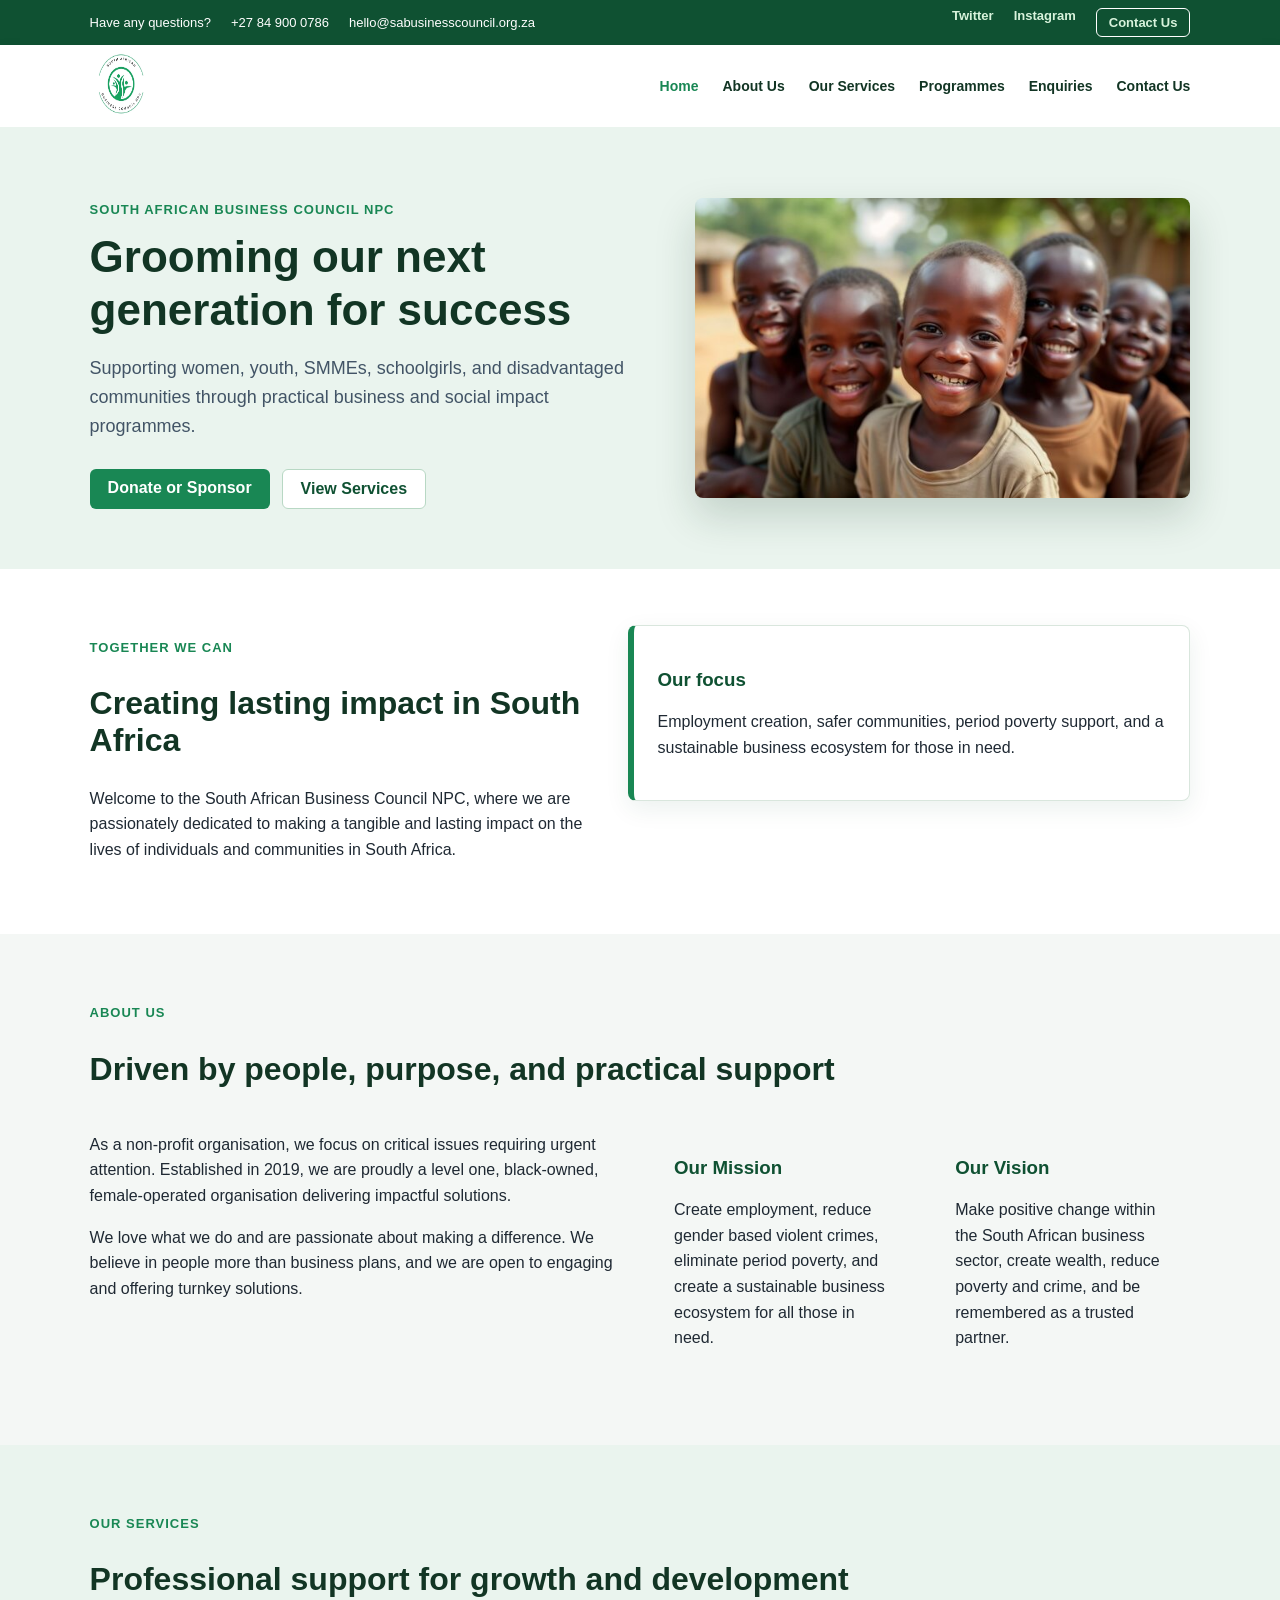
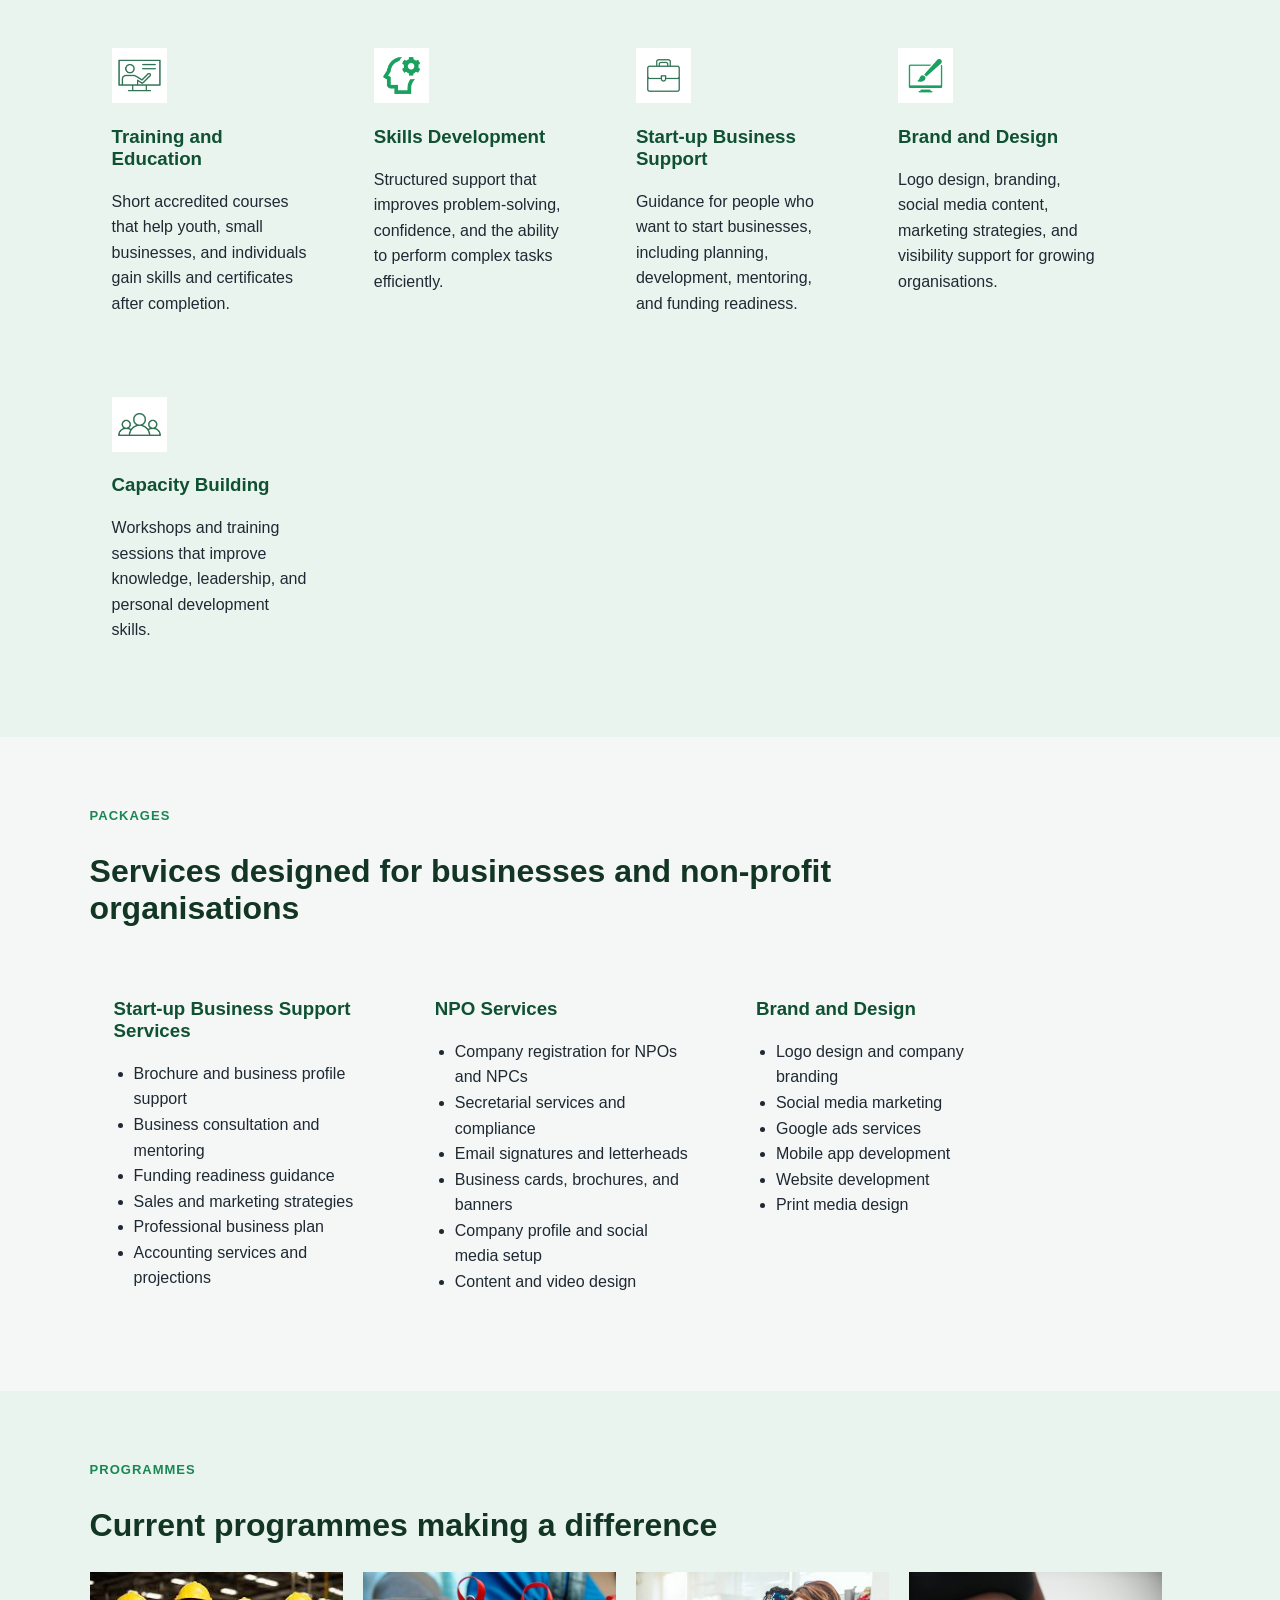
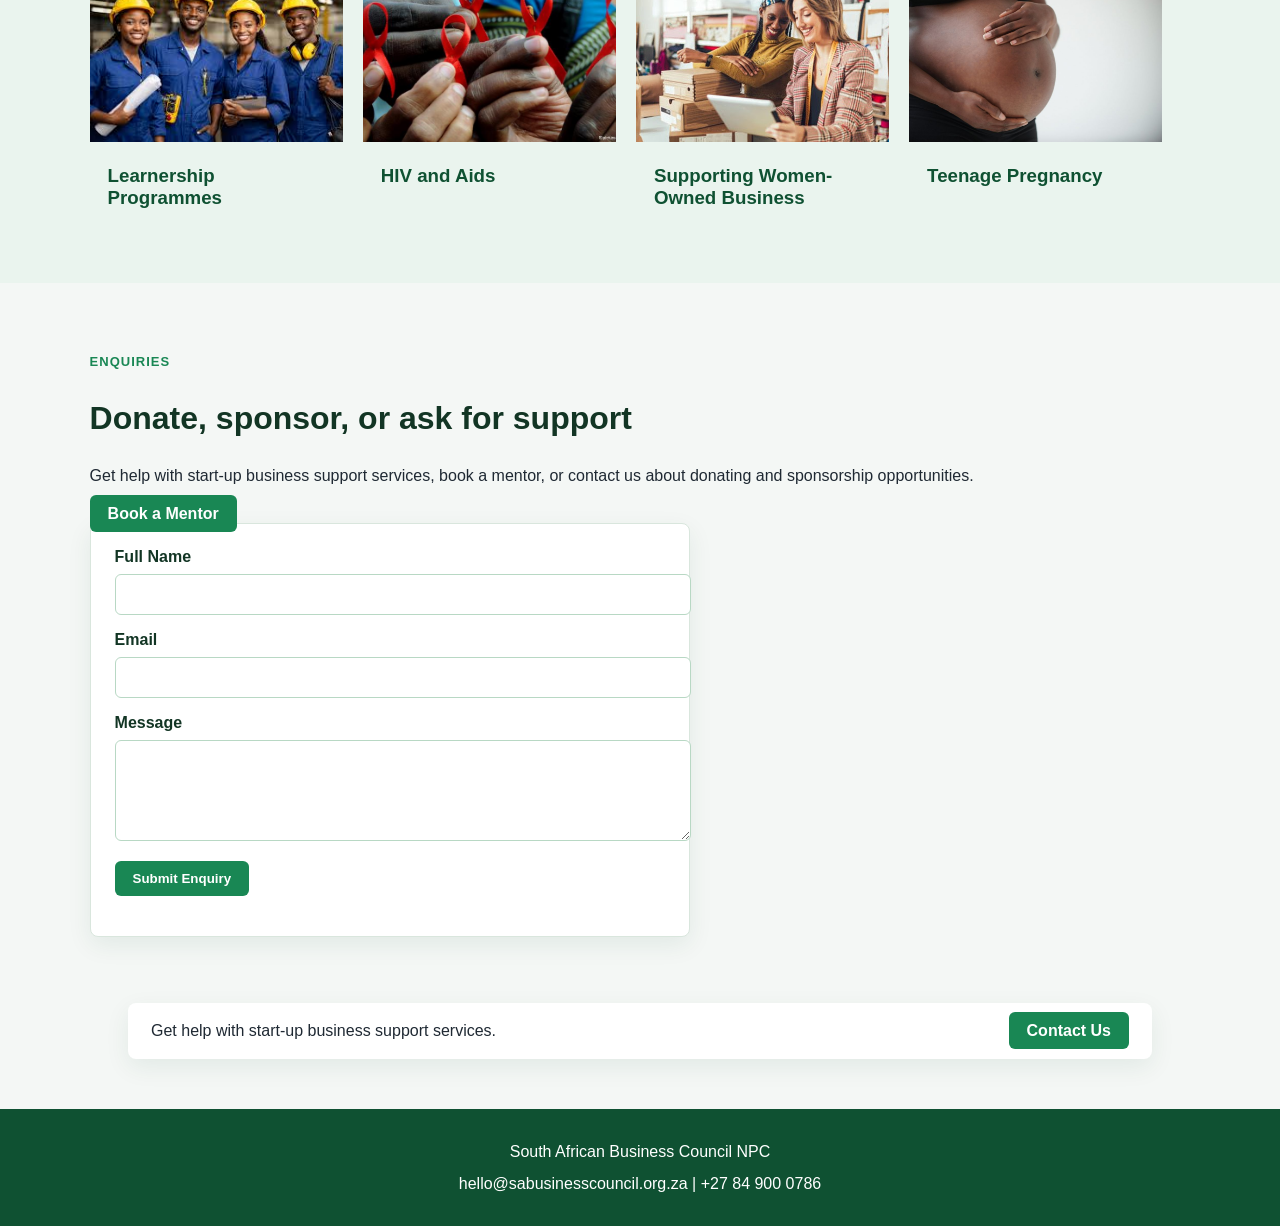
<file: Index.html>
<!doctype html>
<html lang="en">
  <head>
    <meta charset="UTF-8" />
    <meta name="viewport" content="width=device-width, initial-scale=1.0" />
    <meta
      name="description"
      content="South African Business Council NPC supports women, youth, SMMEs, learners, and disadvantaged communities through business and social impact programmes."
    />
    <meta
      name="keywords"
      content="South African Business Council, NPC, business support, skills development, youth programmes, women-owned businesses, community development, SMME support"
    />
    <title>South African Business Council NPC</title>
    <link rel="stylesheet" href="css/styles.css" />
  </head>
  <body>
    <header>
      <!-- Top contact bar -->
      <nav class="top-bar">
        <div class="contact-details">
          <span>Have any questions?</span>
          <span>+27 84 900 0786</span>
          <span>hello@sabusinesscouncil.org.za</span>
        </div>

        <div class="social-links">
          <a href="https://x.com/SouthNpc?t=BWk1L19J-BqDo7NdvFCsKw&s=09"
            >Twitter</a
          >
          <a
            href="https://www.instagram.com/southafricanbusinesscouncil/?igshid=MzRlODBiNWFlZA%3D%3D"
            >Instagram</a
          >
          <a class="small-button" href="contact.html">Contact Us</a>
        </div>
      </nav>

      <!-- Main menu bar -->
      <nav class="main-nav">
        <a class="logo" href="Index.html">
          <img src="img/logo.jpg" alt="South African Business Council logo" />
        </a>

        <ul class="nav-links">
          <li><a class="active" href="Index.html">Home</a></li>
          <li><a href="about.html">About Us</a></li>
          <li><a href="services.html">Our Services</a></li>
          <li><a href="programmes.html">Programmes</a></li>
          <li><a href="enquiry.html">Enquiries</a></li>
          <li><a href="contact.html">Contact Us</a></li>
        </ul>
      </nav>
    </header>

    <main>
      <!-- Hero section -->
      <section class="hero-section">
        <div class="hero-content">
          <p class="eyebrow">South African Business Council NPC</p>
          <h1>Grooming our next generation for success</h1>
          <p class="hero-subtitle">
            Supporting women, youth, SMMEs, schoolgirls, and disadvantaged
            communities through practical business and social impact programmes.
          </p>
          <div class="hero-actions">
            <a class="btn" href="#enquiries">Donate or Sponsor</a>
            <a class="btn secondary-btn" href="#services">View Services</a>
          </div>
        </div>
        <img
          src="img/npo.jpg"
          alt="Smiling children supported by community programmes"
        />
      </section>

      <!-- Welcome section -->
      <section class="intro-section">
        <div>
          <p class="eyebrow">Together we can</p>
          <h2>Creating lasting impact in South Africa</h2>
          <p>
            Welcome to the South African Business Council NPC, where we are
            passionately dedicated to making a tangible and lasting impact on
            the lives of individuals and communities in South Africa.
          </p>
        </div>

        <div class="highlight-card">
          <h3>Our focus</h3>
          <p>
            Employment creation, safer communities, period poverty support, and
            a sustainable business ecosystem for those in need.
          </p>
        </div>
      </section>

      <!-- About section -->
      <section id="about" class="content-section">
        <div class="section-heading">
          <p class="eyebrow">About us</p>
          <h2>Driven by people, purpose, and practical support</h2>
        </div>

        <div class="two-column">
          <div>
            <p>
              As a non-profit organisation, we focus on critical issues
              requiring urgent attention. Established in 2019, we are proudly a
              level one, black-owned, female-operated organisation delivering
              impactful solutions.
            </p>
            <p>
              We love what we do and are passionate about making a difference.
              We believe in people more than business plans, and we are open to
              engaging and offering turnkey solutions.
            </p>
          </div>

          <div class="info-grid">
            <article>
              <h3>Our Mission</h3>
              <p>
                Create employment, reduce gender based violent crimes, eliminate
                period poverty, and create a sustainable business ecosystem for
                all those in need.
              </p>
            </article>
            <article>
              <h3>Our Vision</h3>
              <p>
                Make positive change within the South African business sector,
                create wealth, reduce poverty and crime, and be remembered as a
                trusted partner.
              </p>
            </article>
          </div>
        </div>
      </section>

      <!-- Services section -->
      <section id="services" class="content-section soft-bg">
        <div class="section-heading">
          <p class="eyebrow">Our services</p>
          <h2>Professional support for growth and development</h2>
        </div>

        <div class="card-grid">
          <article>
            <img
              src="img/training-education.png"
              alt="Training and education icon"
            />
            <h3>Training and Education</h3>
            <p>
              Short accredited courses that help youth, small businesses, and
              individuals gain skills and certificates after completion.
            </p>
          </article>
          <article>
            <img
              src="img/skills-development.png"
              alt="Skills development icon"
            />
            <h3>Skills Development</h3>
            <p>
              Structured support that improves problem-solving, confidence, and
              the ability to perform complex tasks efficiently.
            </p>
          </article>
          <article>
            <img
              src="img/startup-business-support.png"
              alt="Start-up business support icon"
            />
            <h3>Start-up Business Support</h3>
            <p>
              Guidance for people who want to start businesses, including
              planning, development, mentoring, and funding readiness.
            </p>
          </article>
          <article>
            <img
              src="img/brand-design.png"
              alt="Brand and design icon"
            />
            <h3>Brand and Design</h3>
            <p>
              Logo design, branding, social media content, marketing strategies,
              and visibility support for growing organisations.
            </p>
          </article>
          <article>
            <img
              src="img/capacity-building.png"
              alt="Capacity building icon"
            />
            <h3>Capacity Building</h3>
            <p>
              Workshops and training sessions that improve knowledge,
              leadership, and personal development skills.
            </p>
          </article>
        </div>
      </section>

      <!-- Packages section -->
      <section class="content-section">
        <div class="section-heading">
          <p class="eyebrow">Packages</p>
          <h2>Services designed for businesses and non-profit organisations</h2>
        </div>

        <div class="package-grid">
          <article>
            <h3>Start-up Business Support Services</h3>
            <ul>
              <li>Brochure and business profile support</li>
              <li>Business consultation and mentoring</li>
              <li>Funding readiness guidance</li>
              <li>Sales and marketing strategies</li>
              <li>Professional business plan</li>
              <li>Accounting services and projections</li>
            </ul>
          </article>
          <article>
            <h3>NPO Services</h3>
            <ul>
              <li>Company registration for NPOs and NPCs</li>
              <li>Secretarial services and compliance</li>
              <li>Email signatures and letterheads</li>
              <li>Business cards, brochures, and banners</li>
              <li>Company profile and social media setup</li>
              <li>Content and video design</li>
            </ul>
          </article>
          <article>
            <h3>Brand and Design</h3>
            <ul>
              <li>Logo design and company branding</li>
              <li>Social media marketing</li>
              <li>Google ads services</li>
              <li>Mobile app development</li>
              <li>Website development</li>
              <li>Print media design</li>
            </ul>
          </article>
        </div>
      </section>

      <!-- Programmes section -->
      <section id="programmes" class="content-section soft-bg">
        <div class="section-heading">
          <p class="eyebrow">Programmes</p>
          <h2>Current programmes making a difference</h2>
        </div>

        <div class="programme-grid">
          <article>
            <img src="img/learnership.jpg" alt="Learnership programme" />
            <h3>Learnership Programmes</h3>
          </article>
          <article>
            <img src="img/hiv_aids_history.jpg" alt="HIV and Aids awareness" />
            <h3>HIV and Aids</h3>
          </article>
          <article>
            <img src="img/women-owned-business.jpg" alt="Women-owned business support" />
            <h3>Supporting Women-Owned Business</h3>
          </article>
          <article>
            <img
              src="img/teenage-pregnancy.jpg"
              alt="Teenage pregnancy awareness"
            />
            <h3>Teenage Pregnancy</h3>
          </article>
        </div>
      </section>

      <!-- Enquiries section -->
      <section id="enquiries" class="content-section enquiry-section">
        <div>
          <p class="eyebrow">Enquiries</p>
          <h2>Donate, sponsor, or ask for support</h2>
          <p>
            Get help with start-up business support services, book a mentor, or
            contact us about donating and sponsorship opportunities.
          </p>
          <a class="btn" href="contact.html">Book a Mentor</a>
        </div>

        <form class="enquiry-form">
          <label for="name">Full Name</label>
          <input id="name" type="text" name="name" />

          <label for="email">Email</label>
          <input id="email" type="email" name="email" />

          <label for="message">Message</label>
          <textarea id="message" name="message" rows="5"></textarea>

          <button type="submit">Submit Enquiry</button>
          <p class="form-feedback"></p>
        </form>
      </section>

      <!-- Bottom contact table -->
      <table class="support-table">
        <tr>
          <td>Get help with start-up business support services.</td>
          <td><a class="btn" href="contact.html">Contact Us</a></td>
        </tr>
      </table>
    </main>

    <!-- Footer section -->
    <footer>
      <p>South African Business Council NPC</p>
      <p>hello@sabusinesscouncil.org.za | +27 84 900 0786</p>
    </footer>
    <script src="js/myJava.js"></script>
  </body>
</html>
</file>
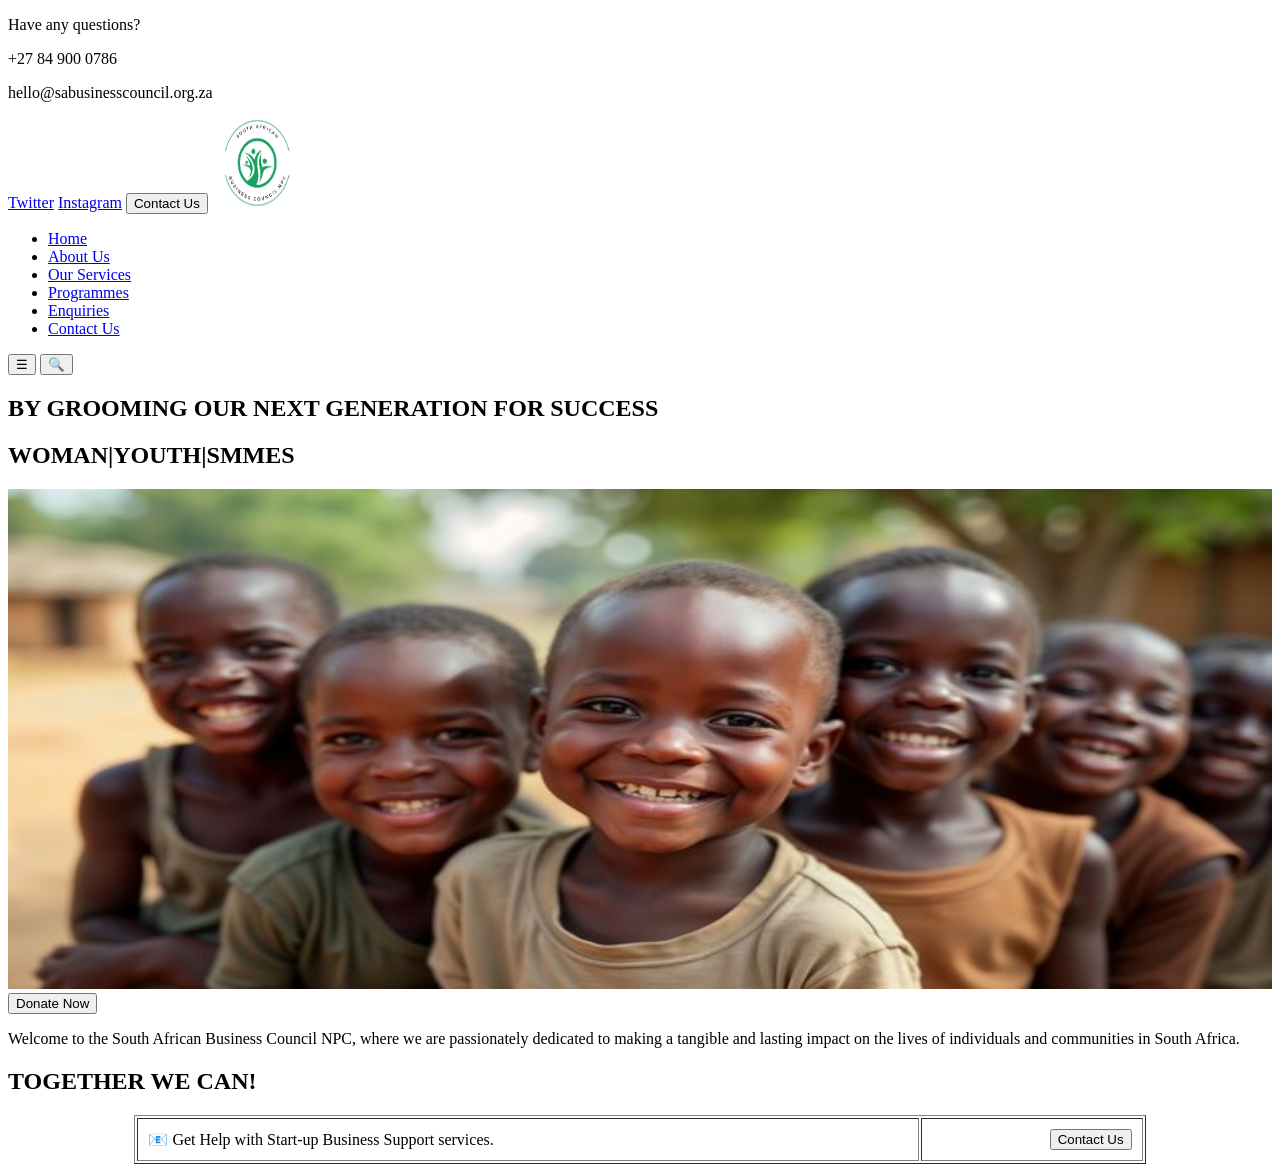
<file: Website Files/Index.html>
<!doctype html>
<html lang="en">
  <head>
    <meta charset="UTF-8" />
    <meta name="viewport" content="width=device-width, initial-scale=1.0" />
    <title>Document</title>
  </head>
  <body>
    <header>
      <nav>
        <!-- Contact information -->
        <p>Have any questions?</p>
        <p>+27 84 900 0786</p>
        <p>hello@sabusinesscouncil.org.za</p>

        <!-- Social media links -->
        <a href="https://x.com/SouthNpc?t=BWk1L19J-BqDo7NdvFCsKw&s=09"
          >Twitter</a
        >
        <a
          href="https://www.instagram.com/southafricanbusinesscouncil/?igshid=MzRlODBiNWFlZA%3D%3D"
          >Instagram</a
        >

        <!-- Contact button -->
        <button>Contact Us</button>

        <!-- Company logo -->
        <img src="logo.jpg" alt="logo" width="90" height="90" />

        <!-- Navigation menu -->
        <ul>
          <li><a href="index.html">Home</a></li>
          <li><a href="about.html">About Us</a></li>
          <li><a href="services.html">Our Services</a></li>
          <li><a href="programmes.html">Programmes</a></li>
          <li><a href="enquiry.html">Enquiries</a></li>
          <li><a href="contact.html">Contact Us</a></li>
        </ul>

        <!-- Menu icon -->
        <button>&#9776;</button>

        <!-- Search button -->
        <button>🔍</button>
      </nav>
    </header>

    <main>
      <section>
        <h1>BY GROOMING OUR NEXT GENERATION FOR SUCCESS</h1>
        <h1>WOMAN|YOUTH|SMMES</h1>
        <img src="NPO.jpg" alt="NPO" width="100%" height="500" />

        <!-- Call-to-action button -->
        <button>Donate Now</button>

        <p>
          Welcome to the South African Business Council NPC, where we are
          passionately dedicated to making a tangible and lasting impact on the
          lives of individuals and communities in South Africa.
        </p>
        <h2>TOGETHER WE CAN!</h2>

        <table width="80%" align="center" border="1" cellpadding="10">
          <tr>
            <td>📧 Get Help with Start-up Business Support services.</td>
            <td align="right">
              <button>Contact Us</button>
            </td>
          </tr>
        </table>
      </section>
    </main>
  </body>
</html>
</file>
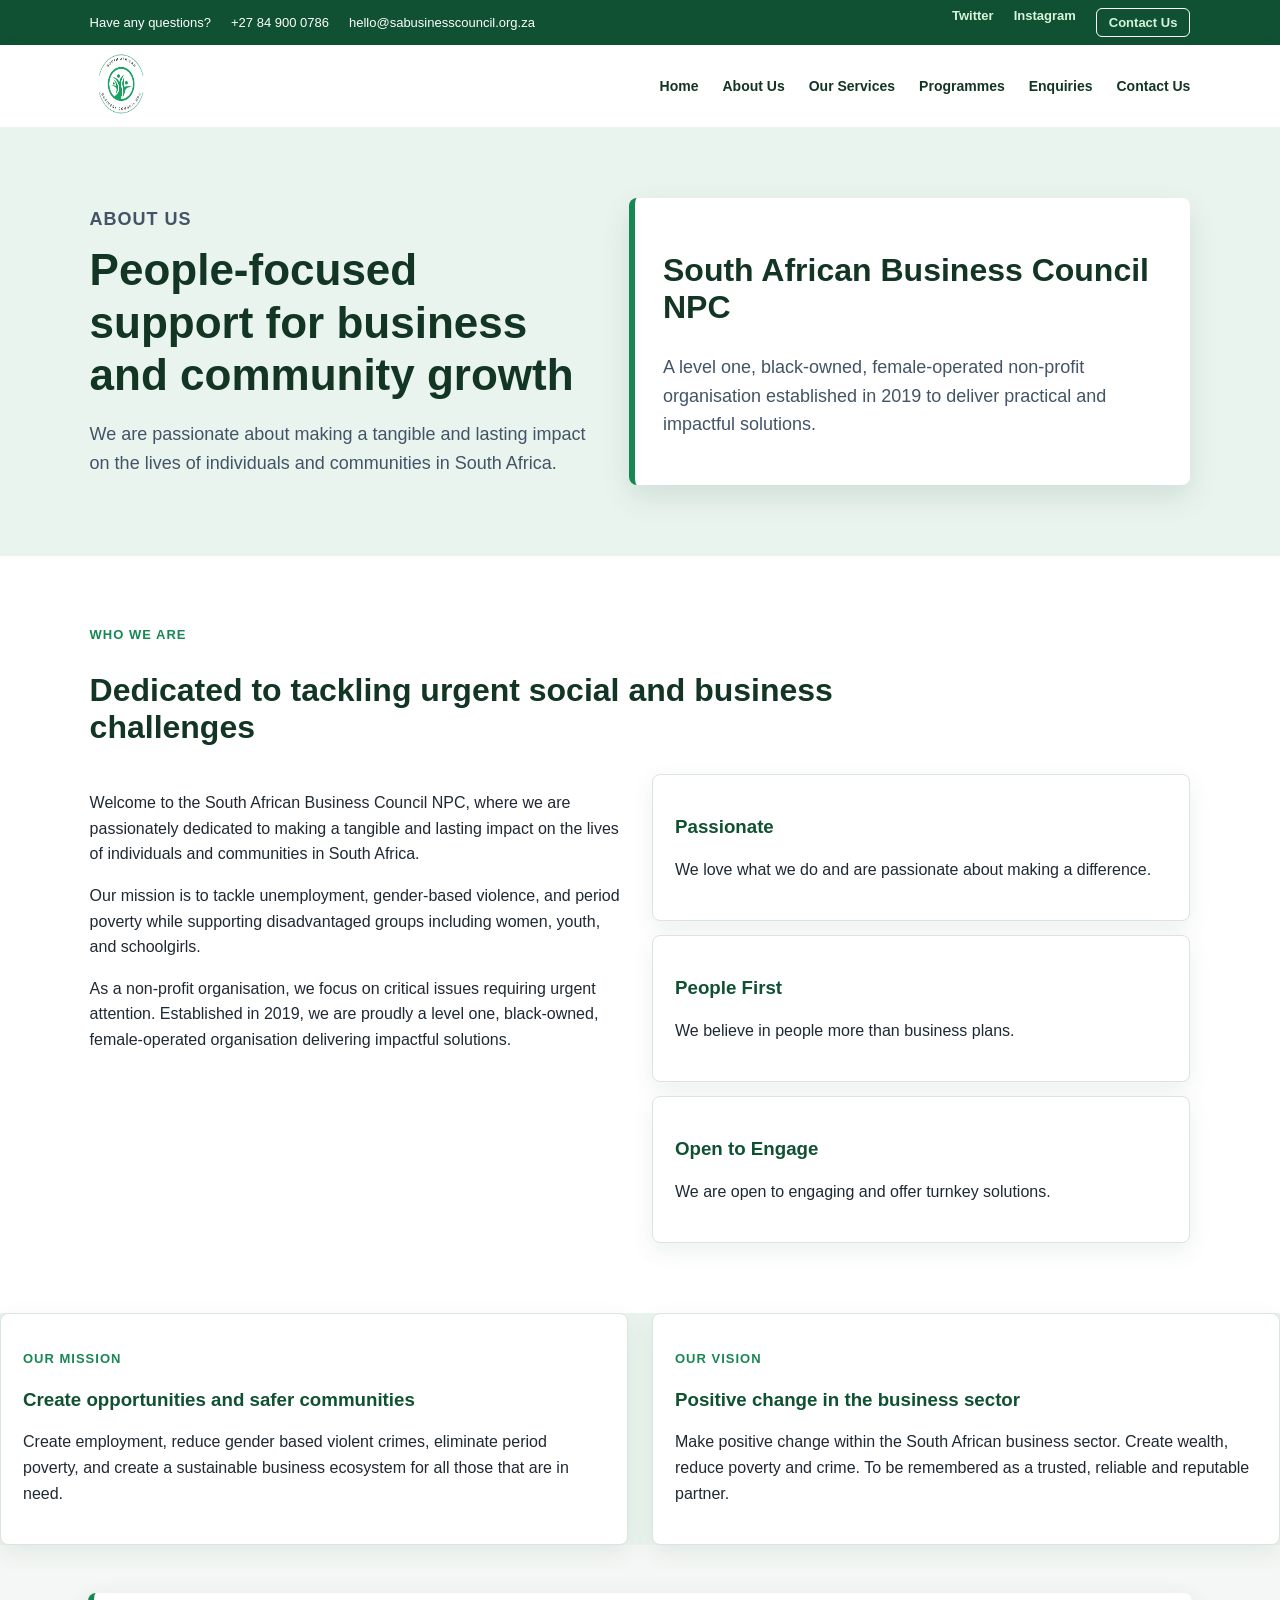
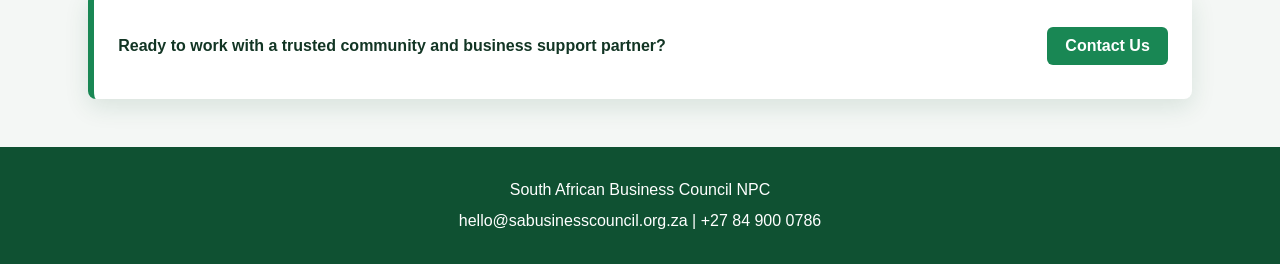
<file: about.html>
<!doctype html>
<html lang="en">
  <head>
    <meta charset="UTF-8" />
    <meta name="viewport" content="width=device-width, initial-scale=1.0" />
    <meta
      name="description"
      content="Learn about the South African Business Council NPC, a non-profit organisation supporting communities, women, youth, and small businesses."
    />
    <meta
      name="keywords"
      content="South African Business Council, about us, non-profit organisation, community support, youth support, women support, small business development"
    />
    <title>About Us - South African Business Council NPC</title>
    <link rel="stylesheet" href="css/styles.css" />
  </head>
  <body>
    <header>
      <!-- Top contact bar -->
      <nav class="top-bar">
        <div class="contact-details">
          <span>Have any questions?</span>
          <span>+27 84 900 0786</span>
          <span>hello@sabusinesscouncil.org.za</span>
        </div>

        <div class="social-links">
          <a href="https://x.com/SouthNpc?t=BWk1L19J-BqDo7NdvFCsKw&s=09">
            Twitter
          </a>
          <a
            href="https://www.instagram.com/southafricanbusinesscouncil/?igshid=MzRlODBiNWFlZA%3D%3D"
          >
            Instagram
          </a>
          <a class="contact-button" href="contact.html">Contact Us</a>
        </div>
      </nav>

      <!-- Main navigation bar -->
      <nav class="main-nav">
        <a class="logo" href="Index.html">
          <img src="img/logo.jpg" alt="South African Business Council logo" />
        </a>

        <ul class="nav-links">
          <li><a href="Index.html">Home</a></li>
          <li><a href="about.html">About Us</a></li>
          <li><a href="services.html">Our Services</a></li>
          <li><a href="programmes.html">Programmes</a></li>
          <li><a href="enquiry.html">Enquiries</a></li>
          <li><a href="contact.html">Contact Us</a></li>
        </ul>
      </nav>
    </header>

    <main>
      <!-- Hero section -->
      <section class="hero">
        <div>
          <p class="eyebrow">About us</p>
          <h1>People-focused support for business and community growth</h1>
          <p>
            We are passionate about making a tangible and lasting impact on the
            lives of individuals and communities in South Africa.
          </p>
        </div>

        <div class="hero-card">
          <h2>South African Business Council NPC</h2>
          <p>
            A level one, black-owned, female-operated non-profit organisation
            established in 2019 to deliver practical and impactful solutions.
          </p>
        </div>
      </section>

      <!-- About information section -->
      <section class="about-section">
        <div class="section-heading">
          <p class="eyebrow">Who we are</p>
          <h2>Dedicated to tackling urgent social and business challenges</h2>
        </div>

        <div class="about-grid">
          <div class="about-text">
            <p>
              Welcome to the South African Business Council NPC, where we are
              passionately dedicated to making a tangible and lasting impact on
              the lives of individuals and communities in South Africa.
            </p>
            <p>
              Our mission is to tackle unemployment, gender-based violence, and
              period poverty while supporting disadvantaged groups including
              women, youth, and schoolgirls.
            </p>
            <p>
              As a non-profit organisation, we focus on critical issues
              requiring urgent attention. Established in 2019, we are proudly a
              level one, black-owned, female-operated organisation delivering
              impactful solutions.
            </p>
          </div>

          <div class="value-list">
            <article class="value-card">
              <h3>Passionate</h3>
              <p>
                We love what we do and are passionate about making a difference.
              </p>
            </article>
            <article class="value-card">
              <h3>People First</h3>
              <p>We believe in people more than business plans.</p>
            </article>
            <article class="value-card">
              <h3>Open to Engage</h3>
              <p>We are open to engaging and offer turnkey solutions.</p>
            </article>
          </div>
        </div>
      </section>

      <!-- Mission and vision section -->
      <section class="mission-vision">
        <article class="mission-card">
          <p class="eyebrow">Our mission</p>
          <h3>Create opportunities and safer communities</h3>
          <p>
            Create employment, reduce gender based violent crimes, eliminate
            period poverty, and create a sustainable business ecosystem for all
            those that are in need.
          </p>
        </article>

        <article class="mission-card">
          <p class="eyebrow">Our vision</p>
          <h3>Positive change in the business sector</h3>
          <p>
            Make positive change within the South African business sector.
            Create wealth, reduce poverty and crime. To be remembered as a
            trusted, reliable and reputable partner.
          </p>
        </article>
      </section>

      <!-- Contact call-to-action section -->
      <section class="cta">
        <p>
          Ready to work with a trusted community and business support partner?
        </p>
        <a class="btn" href="contact.html">Contact Us</a>
      </section>
    </main>

    <!-- Footer section -->
    <footer>
      <p>South African Business Council NPC</p>
      <p>hello@sabusinesscouncil.org.za | +27 84 900 0786</p>
    </footer>
    <script src="js/myJava.js"></script>
  </body>
</html>
</file>
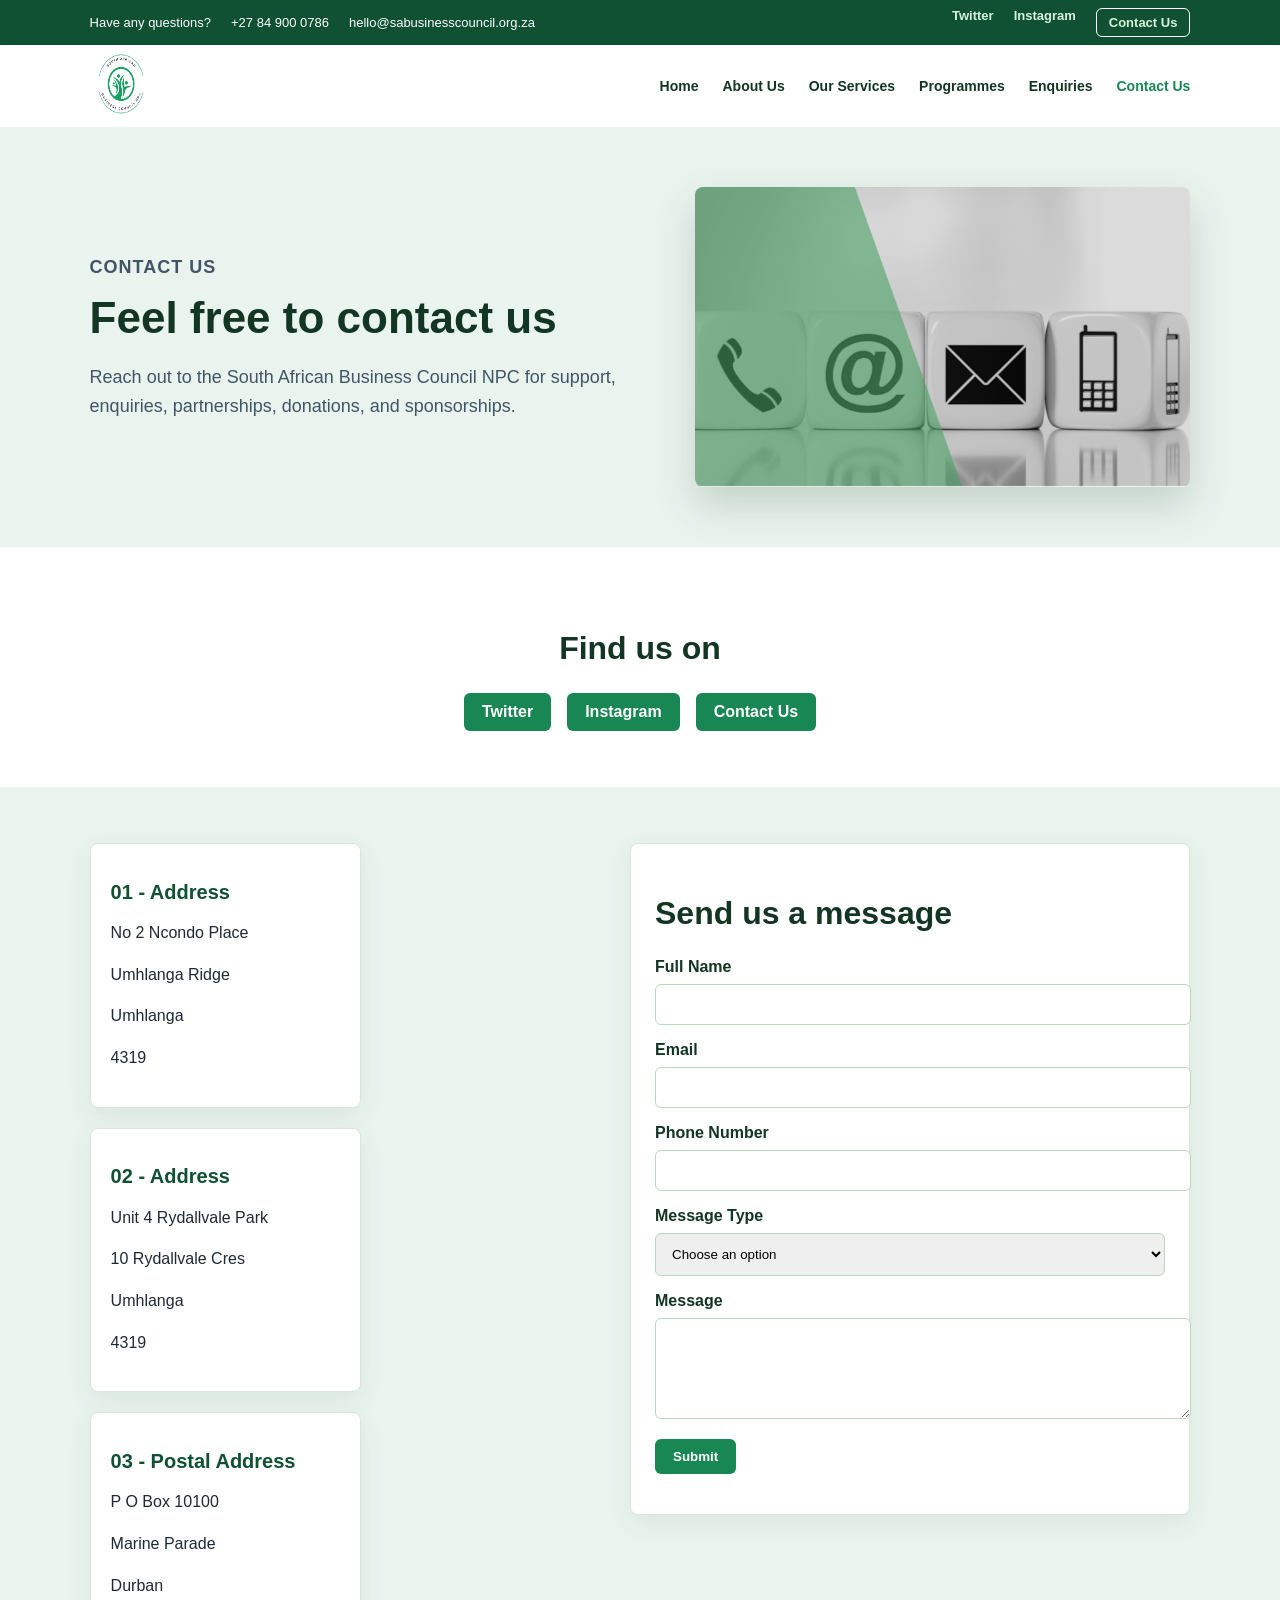
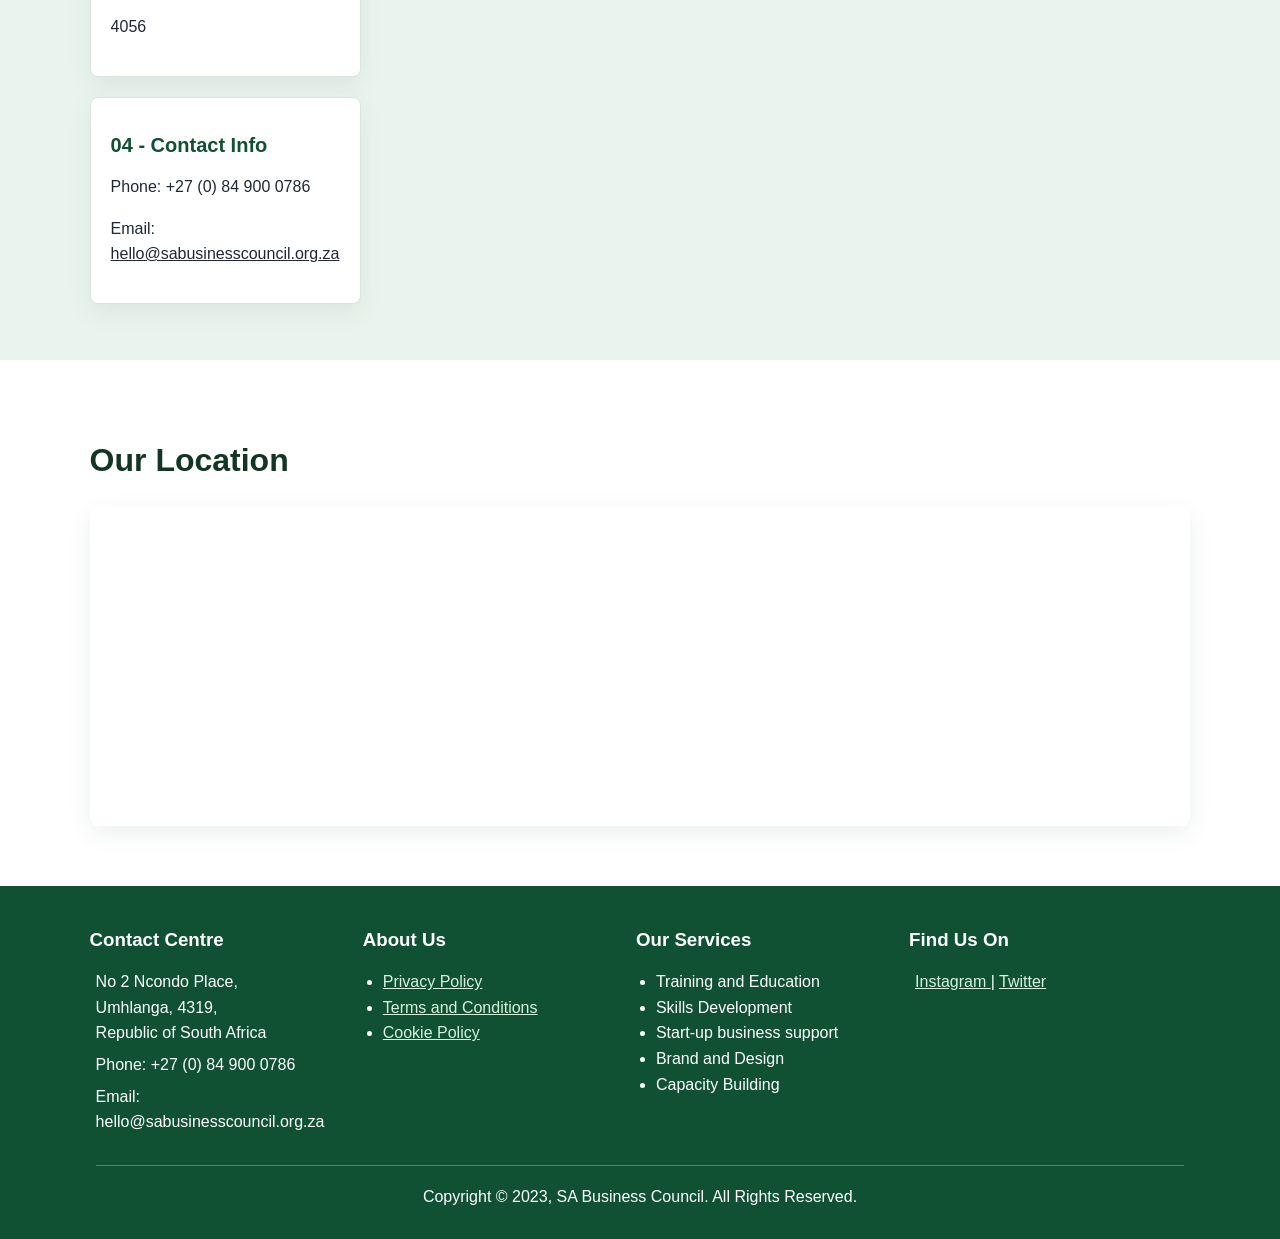
<file: contact.html>
<!doctype html>
<html lang="en">
  <head>
    <meta charset="UTF-8" />
    <meta name="viewport" content="width=device-width, initial-scale=1.0" />
    <meta
      name="description"
      content="Contact the South African Business Council NPC for support, partnerships, sponsorships, donations, and community development enquiries."
    />
    <meta
      name="keywords"
      content="South African Business Council contact, Umhlanga business support, partnership enquiries, sponsorship enquiries, donations, community development contact"
    />
    <title>Contact Us - South African Business Council NPC</title>
    <link rel="stylesheet" href="css/styles.css" />
  </head>

  <body>
    <header>
      <!-- Top contact bar -->
      <nav class="top-bar">
        <div class="contact-details">
          <span>Have any questions?</span>
          <span>+27 84 900 0786</span>
          <span>hello@sabusinesscouncil.org.za</span>
        </div>

        <div class="social-links">
          <a href="https://x.com/SouthNpc?t=BWk1L19J-BqDo7NdvFCsKw&s=09">
            Twitter
          </a>
          <a
            href="https://www.instagram.com/southafricanbusinesscouncil/?igshid=MzRlODBiNWFlZA%3D%3D"
          >
            Instagram
          </a>
          <a class="contact-button" href="contact.html">Contact Us</a>
        </div>
      </nav>

      <!-- Main navigation bar -->
      <nav class="main-nav">
        <a class="logo" href="Index.html">
          <img src="img/logo.jpg" alt="South African Business Council logo" />
        </a>

        <ul class="nav-links">
          <li><a href="Index.html">Home</a></li>
          <li><a href="about.html">About Us</a></li>
          <li><a href="services.html">Our Services</a></li>
          <li><a href="programmes.html">Programmes</a></li>
          <li><a href="enquiry.html">Enquiries</a></li>
          <li><a class="active" href="contact.html">Contact Us</a></li>
        </ul>
      </nav>
    </header>

    <main>
      <!-- Page heading -->
      <section class="hero">
        <div class="hero-text">
          <p class="eyebrow">Contact us</p>
          <h1>Feel free to contact us</h1>
          <p>
            Reach out to the South African Business Council NPC for support,
            enquiries, partnerships, donations, and sponsorships.
          </p>
        </div>

        <img src="img/contact-banner.png" alt="Contact us" />
      </section>

      <!-- Social media section -->
      <section class="social-section">
        <h2>Find us on</h2>
        <div class="social-buttons">
          <a href="https://x.com/SouthNpc?t=BWk1L19J-BqDo7NdvFCsKw&s=09">
            Twitter
          </a>
          <a
            href="https://www.instagram.com/southafricanbusinesscouncil/?igshid=MzRlODBiNWFlZA%3D%3D"
          >
            Instagram
          </a>
          <a href="contact.html">Contact Us</a>
        </div>
      </section>

      <!-- Address and contact information -->
      <section class="contact-section">
        <div class="info-cards">
          <article class="info-card">
            <h2>01 - Address</h2>
            <p>No 2 Ncondo Place</p>
            <p>Umhlanga Ridge</p>
            <p>Umhlanga</p>
            <p>4319</p>
          </article>

          <article class="info-card">
            <h2>02 - Address</h2>
            <p>Unit 4 Rydallvale Park</p>
            <p>10 Rydallvale Cres</p>
            <p>Umhlanga</p>
            <p>4319</p>
          </article>

          <article class="info-card">
            <h2>03 - Postal Address</h2>
            <p>P O Box 10100</p>
            <p>Marine Parade</p>
            <p>Durban</p>
            <p>4056</p>
          </article>

          <article class="info-card">
            <h2>04 - Contact Info</h2>
            <p>Phone: +27 (0) 84 900 0786</p>
            <p>
              Email:
              <a href="mailto:hello@sabusinesscouncil.org.za">
                hello@sabusinesscouncil.org.za
              </a>
            </p>
          </article>
        </div>

        <!-- Contact form -->
        <form
          class="contact-form"
          action="mailto:hello@sabusinesscouncil.org.za"
          method="post"
          enctype="text/plain"
        >
          <h2>Send us a message</h2>

          <label for="name">Full Name</label>
          <input id="name" type="text" name="name" />

          <label for="email">Email</label>
          <input id="email" type="email" name="email" />

          <label for="phone">Phone Number</label>
          <input
            id="phone"
            type="tel"
            name="phone"
            inputmode="numeric"
            pattern="[0-9]+"
          />

          <label for="messageType">Message Type</label>
          <select id="messageType" name="messageType">
            <option value="">Choose an option</option>
            <option value="general">General</option>
            <option value="partnership">Partnership</option>
            <option value="support">Support</option>
          </select>

          <label for="message">Message</label>
          <textarea id="message" name="message" rows="5"></textarea>

          <button type="submit">Submit</button>
          <p class="form-feedback"></p>
        </form>
      </section>

      <!-- Google map -->
      <section class="map-section">
        <h2>Our Location</h2>
        <iframe
          src="https://www.google.com/maps?q=Umhlanga&output=embed"
          title="Google map showing Umhlanga"
          allowfullscreen=""
          loading="lazy"
        ></iframe>
      </section>
    </main>

    <!-- Footer section -->
    <footer>
      <div class="footer-columns">
        <section>
          <h3>Contact Centre</h3>
          <p>
            No 2 Ncondo Place,<br />
            Umhlanga, 4319,<br />
            Republic of South Africa
          </p>
          <p>Phone: +27 (0) 84 900 0786</p>
          <p>Email: hello@sabusinesscouncil.org.za</p>
        </section>

        <section>
          <h3>About Us</h3>
          <ul>
            <li><a href="#">Privacy Policy</a></li>
            <li><a href="#">Terms and Conditions</a></li>
            <li><a href="#">Cookie Policy</a></li>
          </ul>
        </section>

        <section>
          <h3>Our Services</h3>
          <ul>
            <li>Training and Education</li>
            <li>Skills Development</li>
            <li>Start-up business support</li>
            <li>Brand and Design</li>
            <li>Capacity Building</li>
          </ul>
        </section>

        <section>
          <h3>Find Us On</h3>
          <p>
            <a
              href="https://www.instagram.com/southafricanbusinesscouncil/?igshid=MzRlODBiNWFlZA%3D%3D"
            >
              Instagram
            </a>
            |
            <a href="https://x.com/SouthNpc?t=BWk1L19J-BqDo7NdvFCsKw&s=09">
              Twitter
            </a>
          </p>
        </section>
      </div>

      <p class="copyright">
        Copyright © 2023, SA Business Council. All Rights Reserved.
      </p>
    </footer>
    <script src="js/myJava.js"></script>
  </body>
</html>
</file>
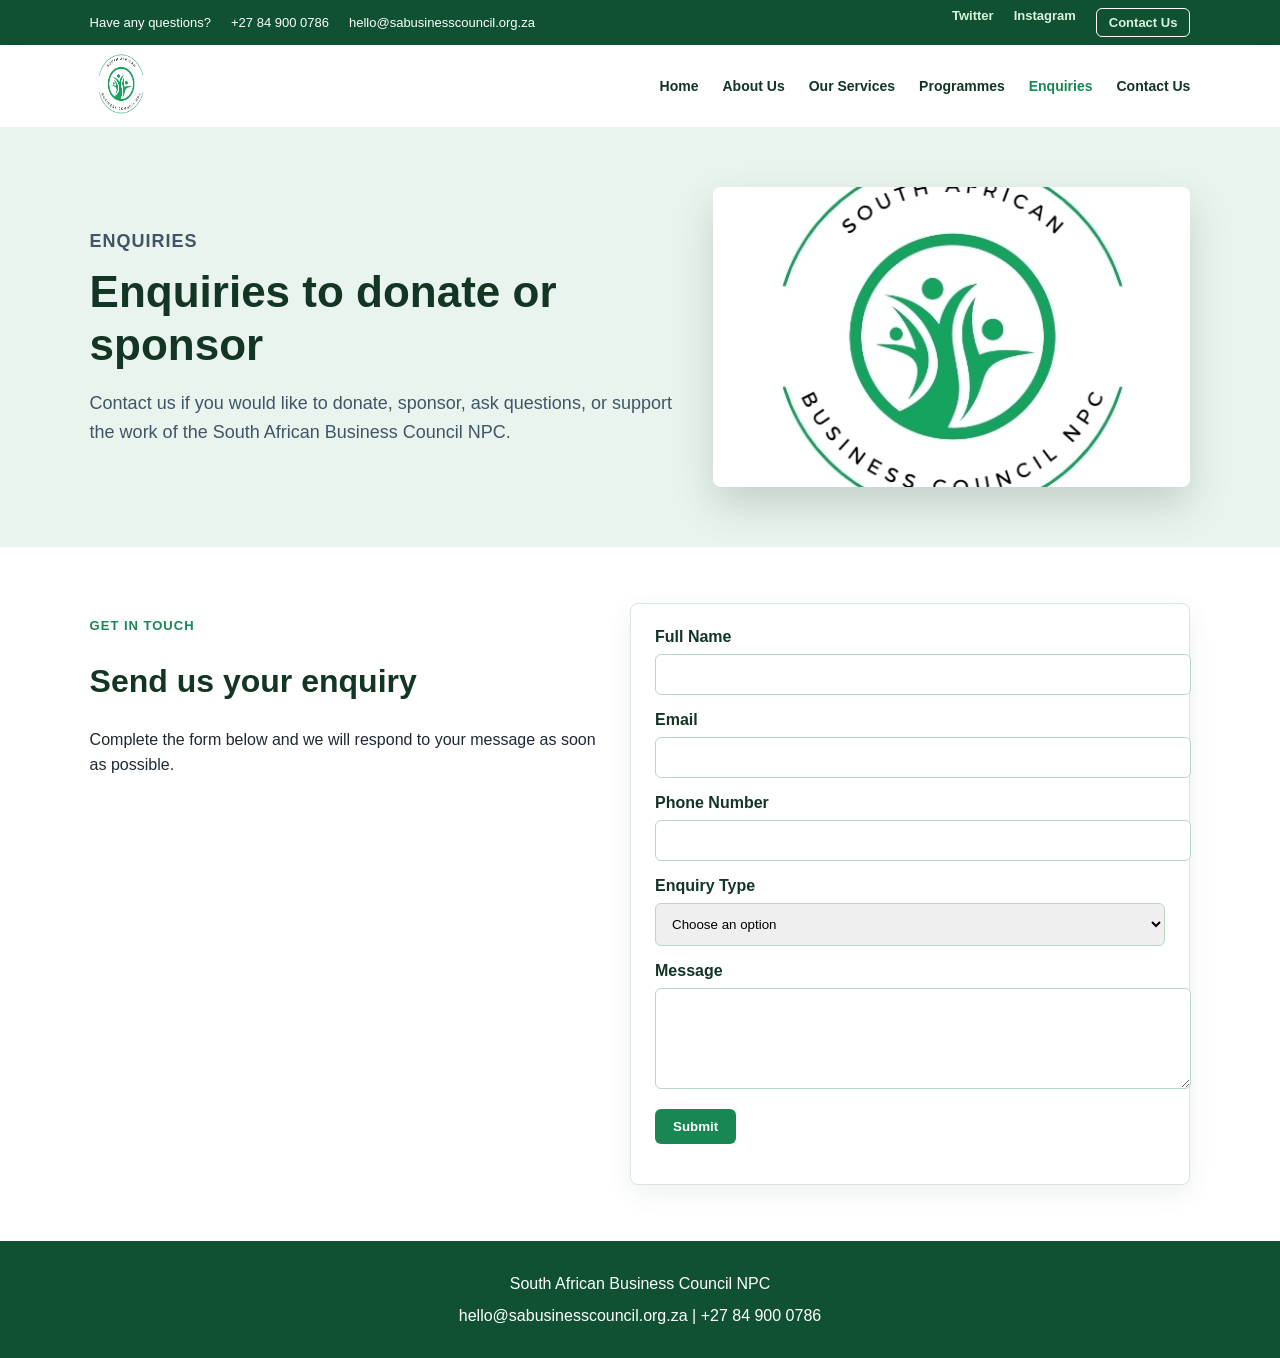
<file: enquiry.html>
<!doctype html>
<html lang="en">
  <head>
    <meta charset="UTF-8" />
    <meta name="viewport" content="width=device-width, initial-scale=1.0" />
    <meta
      name="description"
      content="Send an enquiry to the South African Business Council NPC about donations, sponsorships, volunteering, and support opportunities."
    />
    <meta
      name="keywords"
      content="South African Business Council enquiries, donation enquiry, sponsorship enquiry, volunteer enquiry, business support enquiry, services enquiry"
    />
    <title>Enquiries - South African Business Council NPC</title>
    <link rel="stylesheet" href="css/styles.css" />
  </head>

  <body>
    <header>
      <!-- Top contact bar -->
      <nav class="top-bar">
        <div class="contact-details">
          <span>Have any questions?</span>
          <span>+27 84 900 0786</span>
          <span>hello@sabusinesscouncil.org.za</span>
        </div>

        <div class="social-links">
          <a href="https://x.com/SouthNpc?t=BWk1L19J-BqDo7NdvFCsKw&s=09">
            Twitter
          </a>
          <a
            href="https://www.instagram.com/southafricanbusinesscouncil/?igshid=MzRlODBiNWFlZA%3D%3D"
          >
            Instagram
          </a>
          <a class="contact-button" href="contact.html">Contact Us</a>
        </div>
      </nav>

      <!-- Main navigation bar -->
      <nav class="main-nav">
        <a class="logo" href="Index.html">
          <img src="img/logo.jpg" alt="South African Business Council logo" />
        </a>

        <ul class="nav-links">
          <li><a href="Index.html">Home</a></li>
          <li><a href="about.html">About Us</a></li>
          <li><a href="services.html">Our Services</a></li>
          <li><a href="programmes.html">Programmes</a></li>
          <li><a class="active" href="enquiry.html">Enquiries</a></li>
          <li><a href="contact.html">Contact Us</a></li>
        </ul>
      </nav>
    </header>

    <main>
      <!-- Page heading -->
      <section class="hero">
        <div>
          <p class="eyebrow">Enquiries</p>
          <h1>Enquiries to donate or sponsor</h1>
          <p>
            Contact us if you would like to donate, sponsor, ask questions, or
            support the work of the South African Business Council NPC.
          </p>
        </div>

        <img
          class="hero-logo"
          src="img/logo.jpg"
          alt="South African Business Council logo"
        />
      </section>

      <!-- Enquiry form section -->
      <section class="form-section">
        <div class="form-intro">
          <p class="eyebrow">Get in touch</p>
          <h2>Send us your enquiry</h2>
          <p>
            Complete the form below and we will respond to your message as soon
            as possible.
          </p>
        </div>

        <form
          class="enquiry-form"
          action="mailto:hello@sabusinesscouncil.org.za"
          method="post"
          enctype="text/plain"
        >
          <label for="name">Full Name</label>
          <input id="name" type="text" name="name" />

          <label for="email">Email</label>
          <input id="email" type="email" name="email" />

          <label for="phone">Phone Number</label>
          <input
            id="phone"
            type="tel"
            name="phone"
            inputmode="numeric"
            pattern="[0-9]+"
          />

          <label for="enquiryType">Enquiry Type</label>
          <select id="enquiryType" name="enquiryType">
            <option value="">Choose an option</option>
            <option value="services">Services or costs</option>
            <option value="volunteer">Volunteer opportunity</option>
            <option value="sponsor">Donation or sponsorship</option>
          </select>

          <label for="message">Message</label>
          <textarea id="message" name="message" rows="5"></textarea>

          <button type="submit">Submit</button>
          <p class="form-feedback"></p>
        </form>
      </section>
    </main>

    <!-- Footer section -->
    <footer>
      <p>South African Business Council NPC</p>
      <p>hello@sabusinesscouncil.org.za | +27 84 900 0786</p>
    </footer>
    <script src="js/myJava.js"></script>
  </body>
</html>
</file>
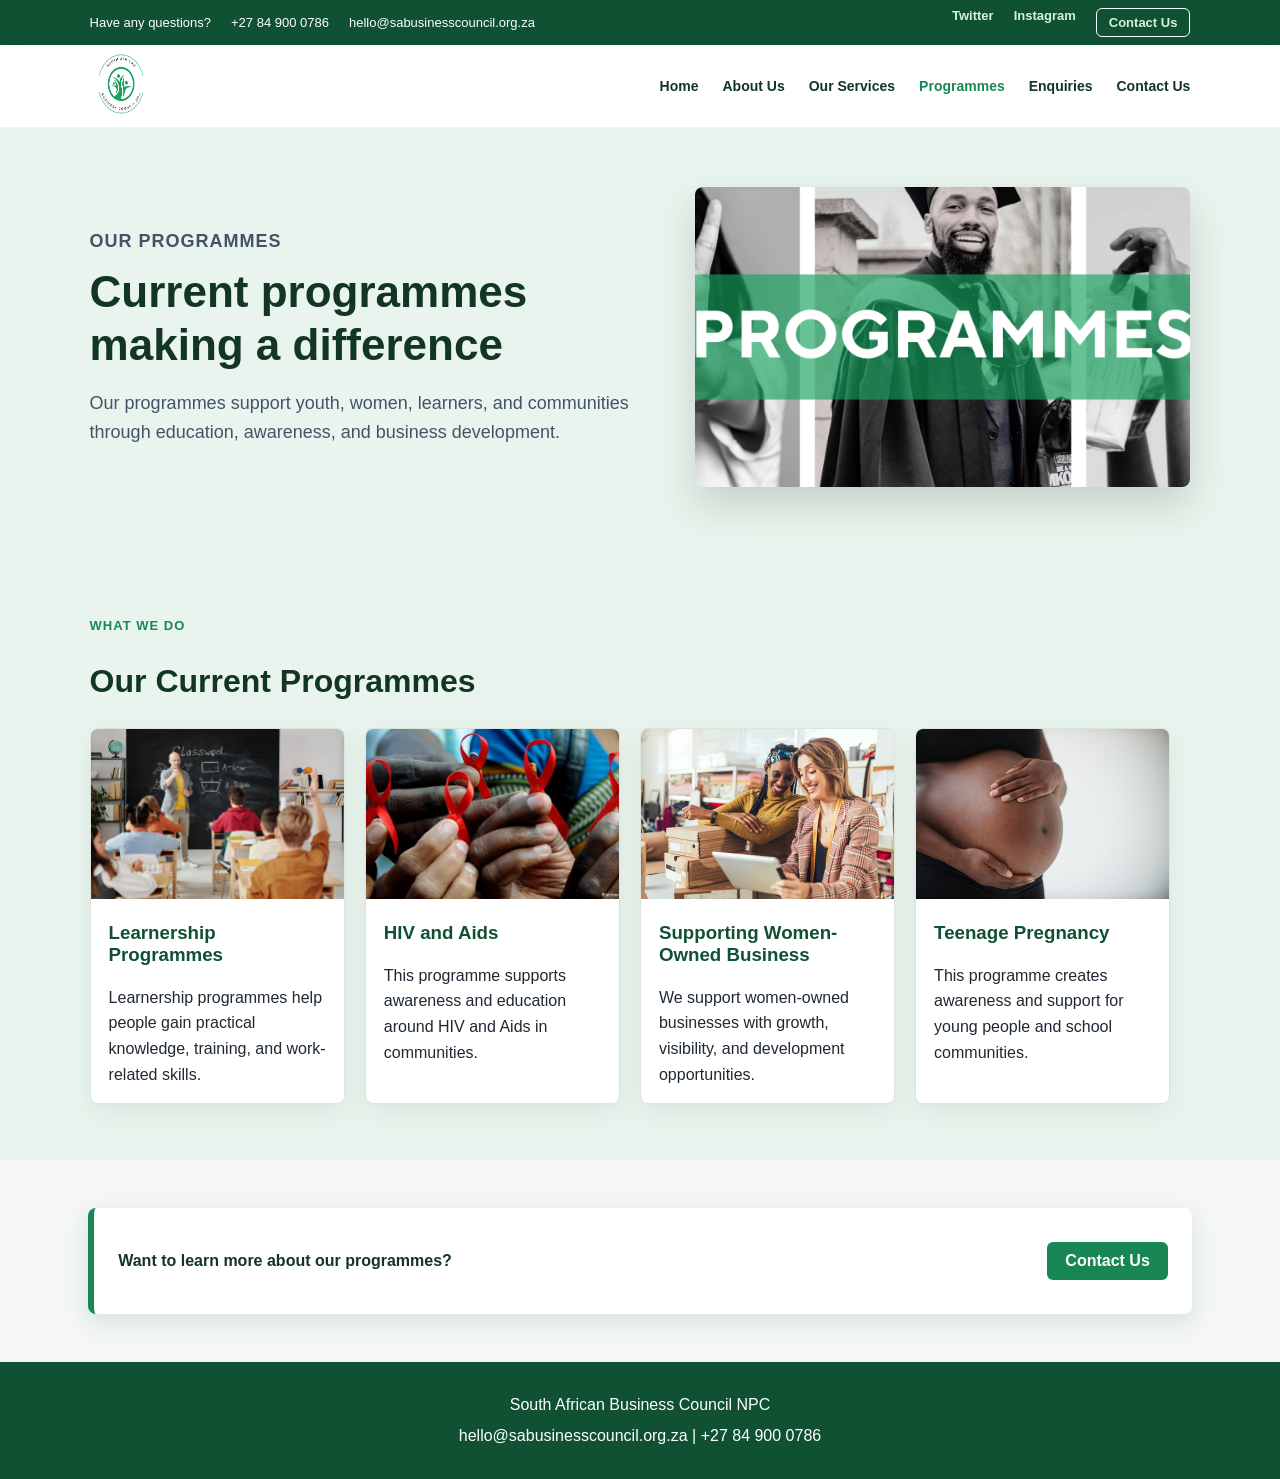
<file: programmes.html>
<!doctype html>
<html lang="en">
  <head>
    <meta charset="UTF-8" />
    <meta name="viewport" content="width=device-width, initial-scale=1.0" />
    <meta
      name="description"
      content="Explore South African Business Council NPC programmes supporting youth, women, learners, health awareness, and community development."
    />
    <meta
      name="keywords"
      content="South African Business Council programmes, learnership programmes, HIV and Aids awareness, women-owned business support, teenage pregnancy awareness, community programmes"
    />
    <title>Programmes - South African Business Council NPC</title>
    <link rel="stylesheet" href="css/styles.css" />
  </head>

  <body>
    <header>
      <!-- Top contact bar -->
      <nav class="top-bar">
        <div class="contact-details">
          <span>Have any questions?</span>
          <span>+27 84 900 0786</span>
          <span>hello@sabusinesscouncil.org.za</span>
        </div>

        <div class="social-links">
          <a href="https://x.com/SouthNpc?t=BWk1L19J-BqDo7NdvFCsKw&s=09">
            Twitter
          </a>
          <a
            href="https://www.instagram.com/southafricanbusinesscouncil/?igshid=MzRlODBiNWFlZA%3D%3D"
          >
            Instagram
          </a>
          <a class="contact-button" href="contact.html">Contact Us</a>
        </div>
      </nav>

      <!-- Main navigation bar -->
      <nav class="main-nav">
        <a class="logo" href="Index.html">
          <img src="img/logo.jpg" alt="South African Business Council logo" />
        </a>

        <ul class="nav-links">
          <li><a href="Index.html">Home</a></li>
          <li><a href="about.html">About Us</a></li>
          <li><a href="services.html">Our Services</a></li>
          <li><a class="active" href="programmes.html">Programmes</a></li>
          <li><a href="enquiry.html">Enquiries</a></li>
          <li><a href="contact.html">Contact Us</a></li>
        </ul>
      </nav>
    </header>

    <main>
      <!-- Page heading -->
      <section class="hero">
        <div class="hero-text">
          <p class="eyebrow">Our programmes</p>
          <h1>Current programmes making a difference</h1>
          <p>
            Our programmes support youth, women, learners, and communities
            through education, awareness, and business development.
          </p>
        </div>

        <img src="img/programmes.png" alt="Our current programmes" />
      </section>

      <!-- Programmes section -->
      <section class="programmes-section">
        <div class="section-heading">
          <p class="eyebrow">What we do</p>
          <h2>Our Current Programmes</h2>
        </div>

        <div class="programme-cards">
          <article class="programme-card">
            <img
              class="lightbox-image"
              src="img/learnership-training.jpg"
              alt="Learnership programme"
            />
            <h3>Learnership Programmes</h3>
            <p>
              Learnership programmes help people gain practical knowledge,
              training, and work-related skills.
            </p>
          </article>

          <article class="programme-card">
            <img
              class="lightbox-image"
              src="img/hiv_aids_history.jpg"
              alt="HIV and Aids awareness"
            />
            <h3>HIV and Aids</h3>
            <p>
              This programme supports awareness and education around HIV and
              Aids in communities.
            </p>
          </article>

          <article class="programme-card">
            <img
              class="lightbox-image"
              src="img/women-owned-business.jpg"
              alt="Women-owned business support"
            />
            <h3>Supporting Women-Owned Business</h3>
            <p>
              We support women-owned businesses with growth, visibility, and
              development opportunities.
            </p>
          </article>

          <article class="programme-card">
            <img
              class="lightbox-image"
              src="img/teenage-pregnancy.jpg"
              alt="Teenage pregnancy awareness"
            />
            <h3>Teenage Pregnancy</h3>
            <p>
              This programme creates awareness and support for young people and
              school communities.
            </p>
          </article>
        </div>
      </section>

      <!-- Call to action -->
      <section class="cta">
        <p>Want to learn more about our programmes?</p>
        <a class="btn" href="contact.html">Contact Us</a>
      </section>

      <div class="lightbox">
        <button type="button">Close</button>
        <img src="img/programmes.png" alt="Selected programme" />
      </div>
    </main>

    <!-- Footer section -->
    <footer>
      <p>South African Business Council NPC</p>
      <p>hello@sabusinesscouncil.org.za | +27 84 900 0786</p>
    </footer>
    <script src="js/myJava.js"></script>
  </body>
</html>
</file>
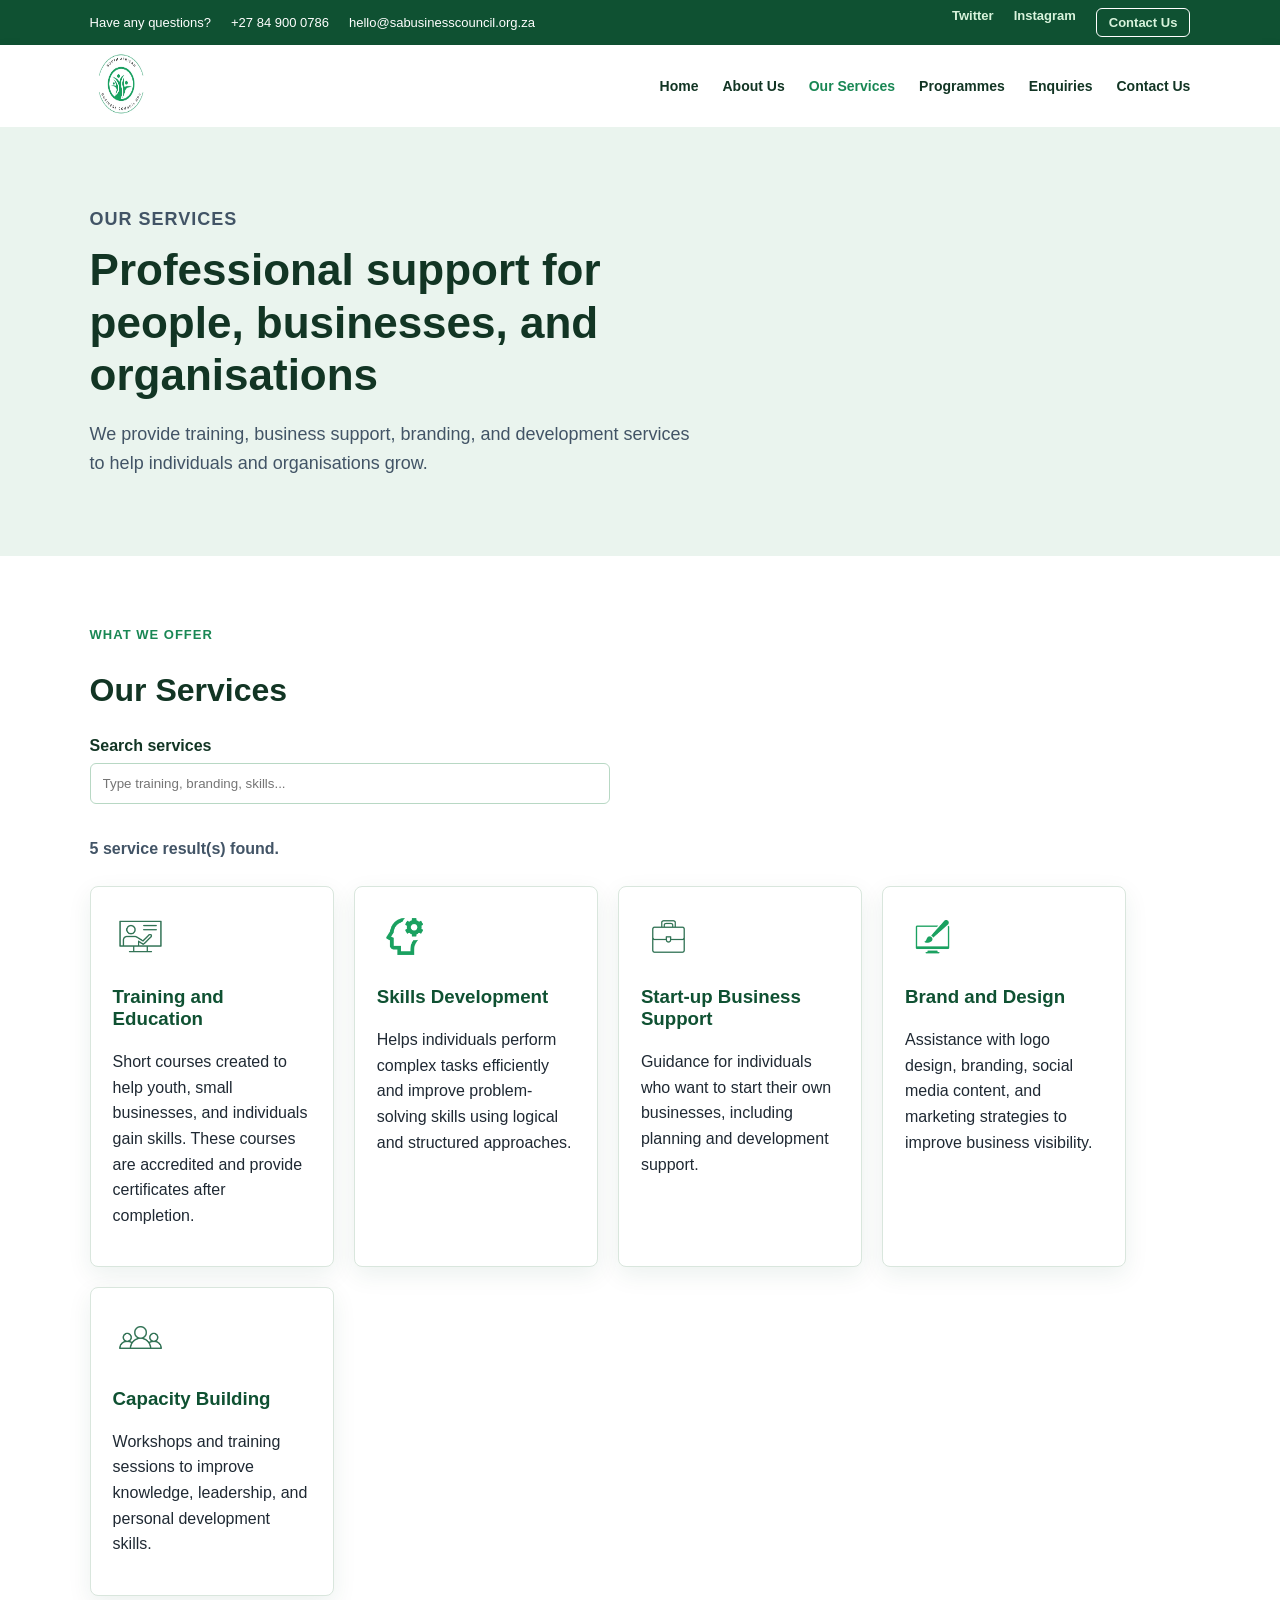
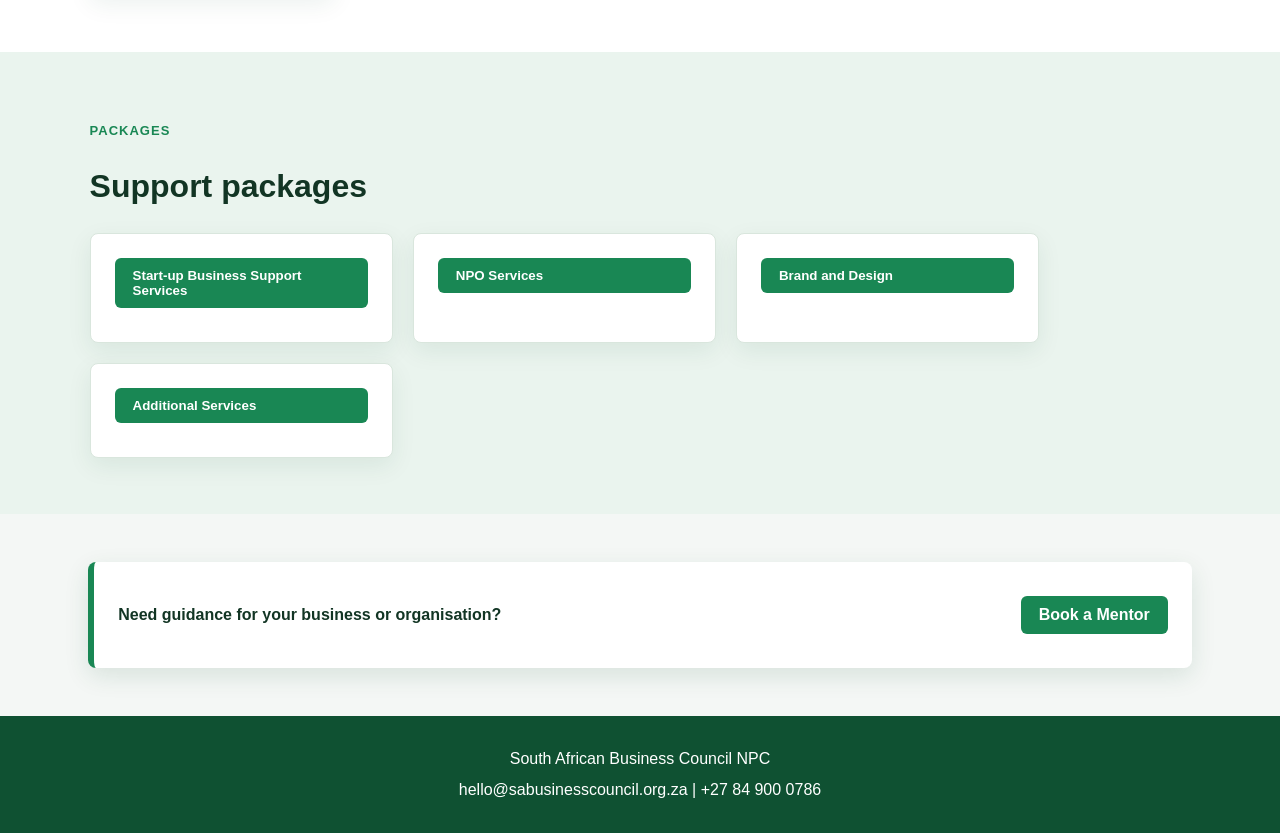
<file: services.html>
<!doctype html>
<html lang="en">
  <head>
    <meta charset="UTF-8" />
    <meta name="viewport" content="width=device-width, initial-scale=1.0" />
    <meta
      name="description"
      content="View South African Business Council NPC services including training, skills development, business support, branding, and capacity building."
    />
    <meta
      name="keywords"
      content="South African Business Council services, training and education, skills development, start-up business support, brand and design, capacity building"
    />
    <title>Our Services - SA Business Council</title>
    <link rel="stylesheet" href="css/styles.css" />
  </head>

  <body>
    <header>
      <!-- Top contact bar -->
      <nav class="top-bar">
        <div class="contact-details">
          <span>Have any questions?</span>
          <span>+27 84 900 0786</span>
          <span>hello@sabusinesscouncil.org.za</span>
        </div>

        <div class="social-links">
          <a href="https://x.com/SouthNpc?t=BWk1L19J-BqDo7NdvFCsKw&s=09">
            Twitter
          </a>
          <a
            href="https://www.instagram.com/southafricanbusinesscouncil/?igshid=MzRlODBiNWFlZA%3D%3D"
          >
            Instagram
          </a>
          <a class="contact-button" href="contact.html">Contact Us</a>
        </div>
      </nav>

      <!-- Main navigation bar -->
      <nav class="main-nav">
        <a class="logo" href="Index.html">
          <img src="img/logo.jpg" alt="South African Business Council logo" />
        </a>

        <ul class="nav-links">
          <li><a href="Index.html">Home</a></li>
          <li><a href="about.html">About Us</a></li>
          <li><a class="active" href="services.html">Our Services</a></li>
          <li><a href="programmes.html">Programmes</a></li>
          <li><a href="enquiry.html">Enquiries</a></li>
          <li><a href="contact.html">Contact Us</a></li>
        </ul>
      </nav>
    </header>

    <main>
      <!-- Page heading -->
      <section class="hero">
        <div class="hero-text">
          <p class="eyebrow">Our services</p>
          <h1>Professional support for people, businesses, and organisations</h1>
          <p>
            We provide training, business support, branding, and development
            services to help individuals and organisations grow.
          </p>
        </div>
      </section>

      <!-- Services section -->
      <section class="services-section">
        <div class="section-heading">
          <p class="eyebrow">What we offer</p>
          <h2>Our Services</h2>
        </div>

        <div class="search-box">
          <label for="serviceSearch">Search services</label>
          <input
            id="serviceSearch"
            type="search"
            placeholder="Type training, branding, skills..."
          />
          <p class="search-result">5 service result(s) found.</p>
        </div>

        <div class="service-cards">
          <article class="service-card">
            <img
              src="img/training-education.png"
              alt="Training and education"
            />
            <h3>Training and Education</h3>
            <p>
              Short courses created to help youth, small businesses, and
              individuals gain skills. These courses are accredited and provide
              certificates after completion.
            </p>
          </article>

          <article class="service-card">
            <img
              src="img/skills-development.png"
              alt="Skills development"
            />
            <h3>Skills Development</h3>
            <p>
              Helps individuals perform complex tasks efficiently and improve
              problem-solving skills using logical and structured approaches.
            </p>
          </article>

          <article class="service-card">
            <img
              src="img/startup-business-support.png"
              alt="Start-up business support"
            />
            <h3>Start-up Business Support</h3>
            <p>
              Guidance for individuals who want to start their own businesses,
              including planning and development support.
            </p>
          </article>

          <article class="service-card">
            <img
              src="img/brand-design.png"
              alt="Brand and design"
            />
            <h3>Brand and Design</h3>
            <p>
              Assistance with logo design, branding, social media content, and
              marketing strategies to improve business visibility.
            </p>
          </article>

          <article class="service-card">
            <img
              src="img/capacity-building.png"
              alt="Capacity building"
            />
            <h3>Capacity Building</h3>
            <p>
              Workshops and training sessions to improve knowledge, leadership,
              and personal development skills.
            </p>
          </article>
        </div>
      </section>

      <!-- Packages section -->
      <section class="packages-section">
        <div class="section-heading">
          <p class="eyebrow">Packages</p>
          <h2>Support packages</h2>
        </div>

        <div class="package-cards">
          <article class="package-card">
            <button class="accordion-button" type="button" aria-expanded="false">
              Start-up Business Support Services
            </button>
            <ul class="accordion-content">
              <li>Brochure</li>
              <li>Business consultation and mentoring</li>
              <li>Certificate of origin</li>
              <li>Ongoing support and guidance</li>
              <li>Funding readiness guidance</li>
              <li>Sales and marketing strategies</li>
              <li>Social media account optimization</li>
              <li>Brand consistency</li>
              <li>Financial projection</li>
              <li>Professional business plan</li>
              <li>Business networking</li>
              <li>Accounting services</li>
            </ul>
          </article>

          <article class="package-card">
            <button class="accordion-button" type="button" aria-expanded="false">
              NPO Services
            </button>
            <ul class="accordion-content">
              <li>Company registration (NPO, NPC, etc.)</li>
              <li>Secretarial services</li>
              <li>Regulatory compliance</li>
              <li>Email signatures</li>
              <li>Letterheads</li>
              <li>Business cards</li>
              <li>Brochures</li>
              <li>Pull-up banners and pamphlets</li>
              <li>Company profile</li>
              <li>Social media setup</li>
              <li>Content and video design</li>
            </ul>
          </article>

          <article class="package-card">
            <button class="accordion-button" type="button" aria-expanded="false">
              Brand and Design
            </button>
            <ul class="accordion-content">
              <li>Logo design</li>
              <li>Social media marketing</li>
              <li>Google ads services</li>
              <li>Mobile app development</li>
              <li>Website development</li>
              <li>Company branding</li>
              <li>Print media design</li>
            </ul>
          </article>

          <article class="package-card">
            <button class="accordion-button" type="button" aria-expanded="false">
              Additional Services
            </button>
            <ul class="accordion-content">
              <li>Business mentoring</li>
              <li>Workshops and training</li>
              <li>Marketing support</li>
            </ul>
          </article>
        </div>
      </section>

      <!-- Call to action -->
      <section class="cta">
        <p>Need guidance for your business or organisation?</p>
        <a class="btn" href="contact.html">Book a Mentor</a>
      </section>
    </main>

    <!-- Footer section -->
    <footer>
      <p>South African Business Council NPC</p>
      <p>hello@sabusinesscouncil.org.za | +27 84 900 0786</p>
    </footer>
    <script src="js/myJava.js"></script>
  </body>
</html>
</file>
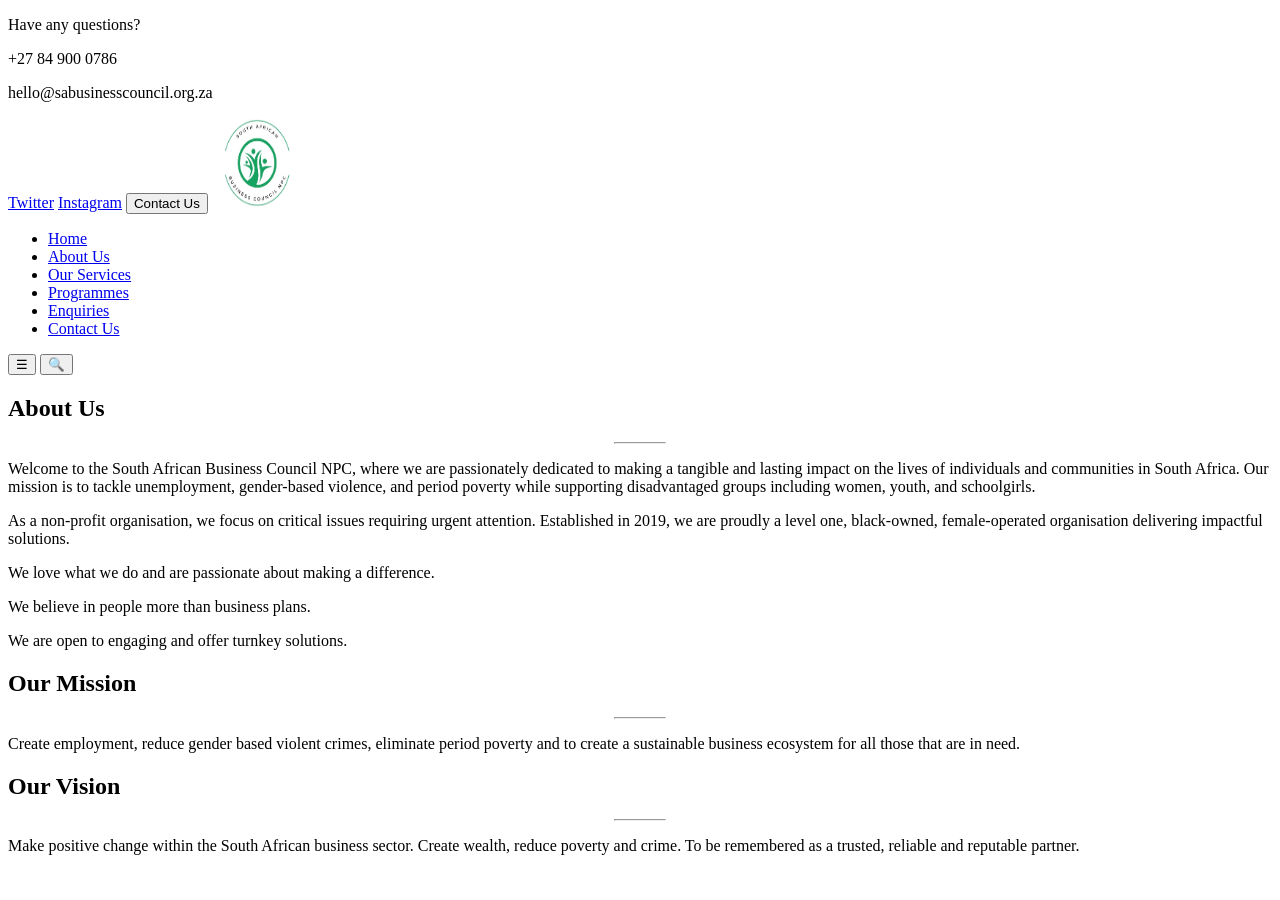
<file: Website Files/about.html>
<!doctype html>
<html lang="en">
  <head>
    <meta charset="UTF-8" />
    <meta name="viewport" content="width=device-width, initial-scale=1.0" />
    <title>Document</title>
  </head>
  <body>
    <header>
      <nav>
        <!-- Contact information -->
        <p>Have any questions?</p>
        <p>+27 84 900 0786</p>
        <p>hello@sabusinesscouncil.org.za</p>

        <!-- Social media links -->
        <a href="https://x.com/SouthNpc?t=BWk1L19J-BqDo7NdvFCsKw&s=09"
          >Twitter</a
        >
        <a
          href="https://www.instagram.com/southafricanbusinesscouncil/?igshid=MzRlODBiNWFlZA%3D%3D"
          >Instagram</a
        >

        <!-- Contact button -->
        <button>Contact Us</button>

        <!-- Company logo -->
        <img src="logo.jpg" alt="logo" width="90" height="90" />

        <!-- Navigation menu -->
        <ul>
          <li><a href="index.html">Home</a></li>
          <li><a href="about.html">About Us</a></li>
          <li><a href="services.html">Our Services</a></li>
          <li><a href="programmes.html">Programmes</a></li>
          <li><a href="enquiry.html">Enquiries</a></li>
          <li><a href="contact.html">Contact Us</a></li>
        </ul>

        <!-- Menu icon -->
        <button>&#9776;</button>

        <!-- Search button -->
        <button>🔍</button>
      </nav>
    </header>
    <section>
      <h2>About Us</h2>
      <hr width="50" />

      <p width="700">
        Welcome to the South African Business Council NPC, where we are
        passionately dedicated to making a tangible and lasting impact on the
        lives of individuals and communities in South Africa. Our mission is to
        tackle unemployment, gender-based violence, and period poverty while
        supporting disadvantaged groups including women, youth, and schoolgirls.
      </p>

      <p width="700">
        As a non-profit organisation, we focus on critical issues requiring
        urgent attention. Established in 2019, we are proudly a level one,
        black-owned, female-operated organisation delivering impactful
        solutions.
      </p>

      <p>We love what we do and are passionate about making a difference.</p>

      <p>We believe in people more than business plans.</p>

      <p>We are open to engaging and offer turnkey solutions.</p>

      <h2>Our Mission</h2>
      <hr width="50" />
      <p width="700">
        Create employment, reduce gender based violent crimes, eliminate period
        poverty and to create a sustainable business ecosystem for all those
        that are in need.
      </p>

      <h2>Our Vision</h2>
      <hr width="50" />
      <p width="700">
        Make positive change within the South African business sector. Create
        wealth, reduce poverty and crime. To be remembered as a trusted,
        reliable and reputable partner.
      </p>
    </section>
  </body>
</html>
</file>
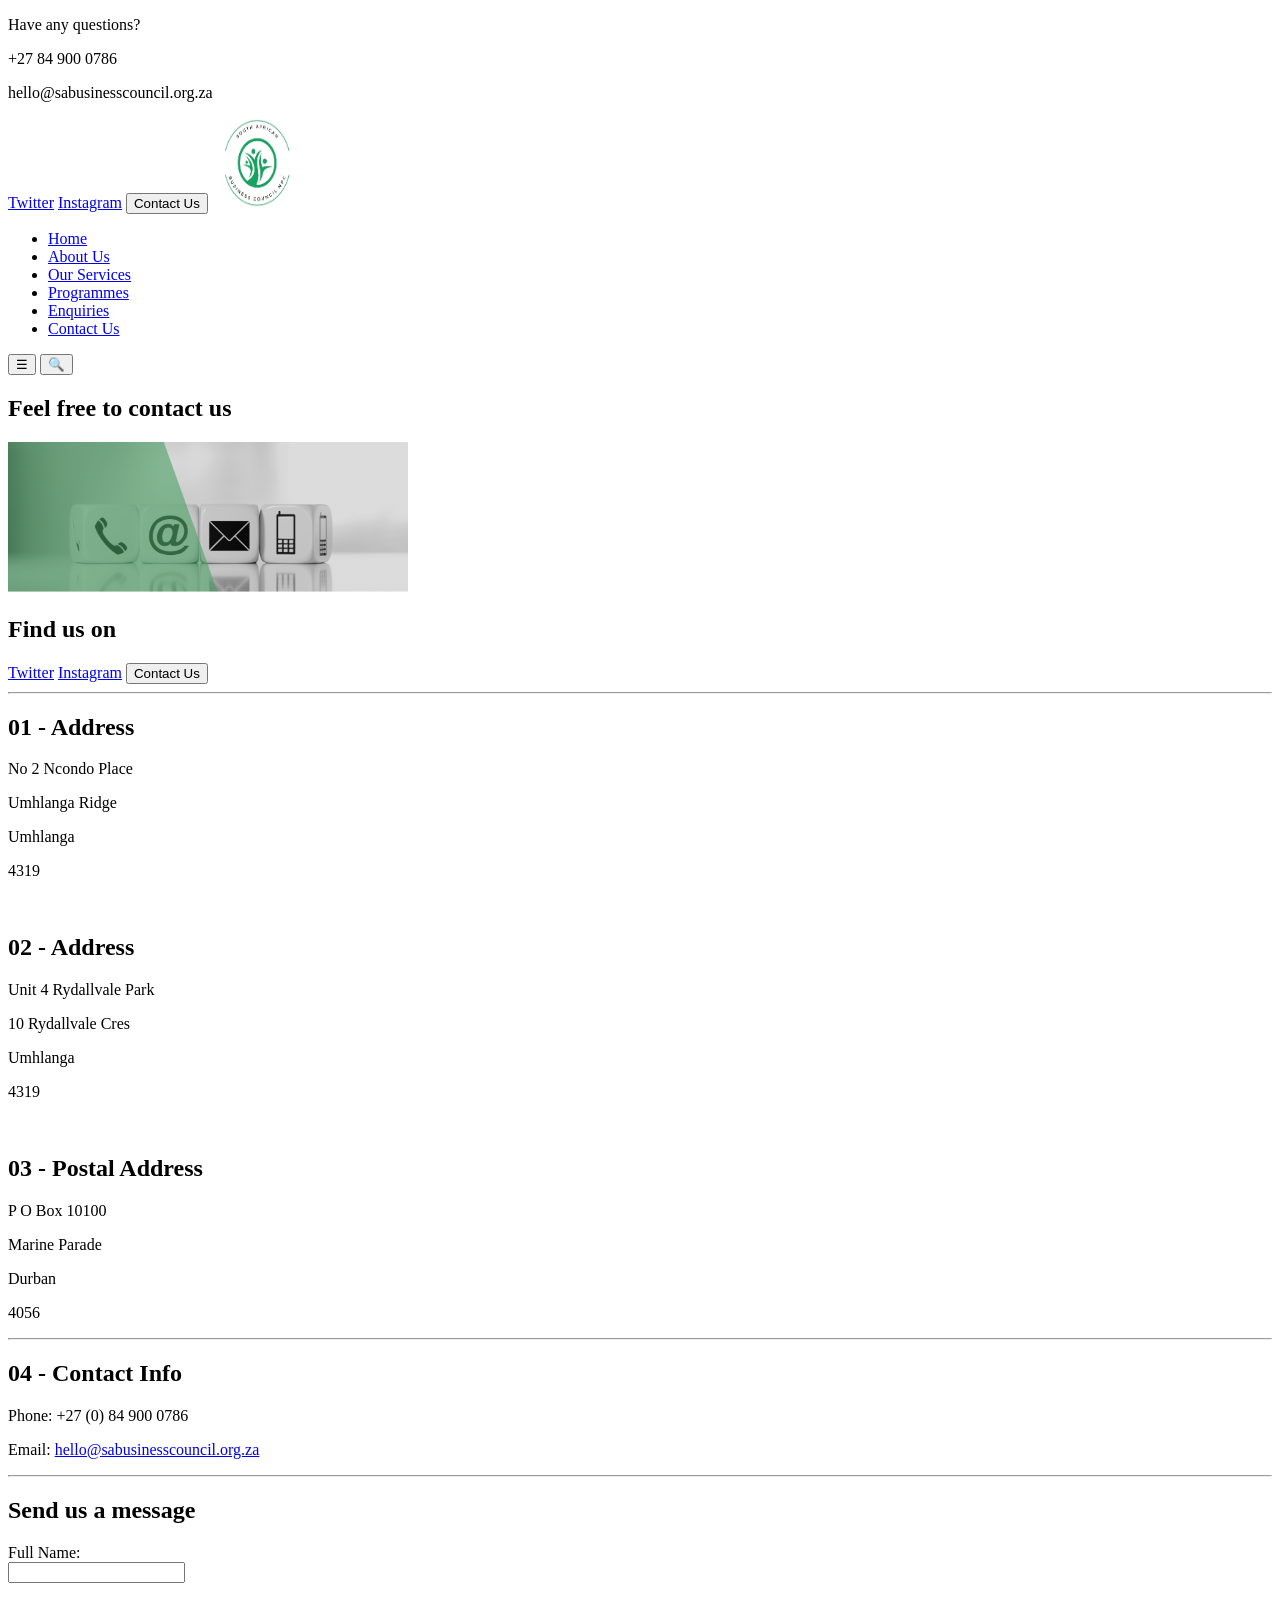
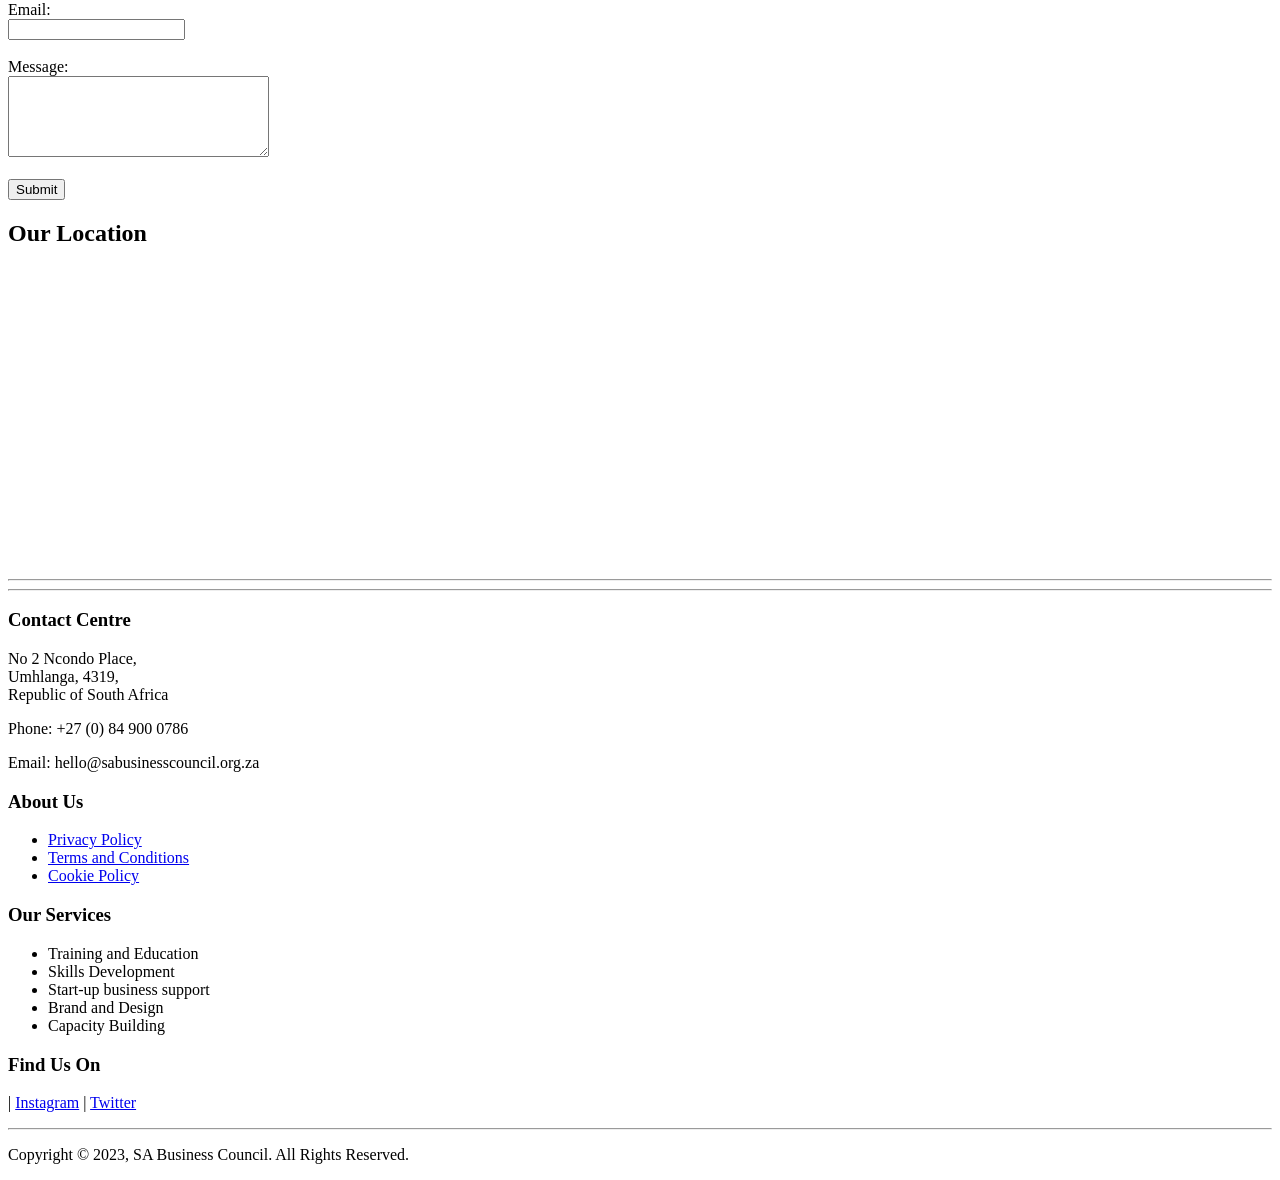
<file: Website Files/contact.html>
<!doctype html>
<html lang="en">
  <head>
    <meta charset="UTF-8" />
    <meta name="viewport" content="width=device-width, initial-scale=1.0" />
    <title>Document</title>
  </head>
  <body>
    <header>
      <nav>
        <!-- Contact information -->
        <p>Have any questions?</p>
        <p>+27 84 900 0786</p>
        <p>hello@sabusinesscouncil.org.za</p>

        <!-- Social media links -->
        <a href="https://x.com/SouthNpc?t=BWk1L19J-BqDo7NdvFCsKw&s=09"
          >Twitter</a
        >
        <a
          href="https://www.instagram.com/southafricanbusinesscouncil/?igshid=MzRlODBiNWFlZA%3D%3D"
          >Instagram</a
        >

        <!-- Contact button -->
        <button>Contact Us</button>

        <!-- Company logo -->
        <img src="logo.jpg" alt="logo" width="90" height="90" />

        <!-- Navigation menu -->
        <ul>
          <li><a href="index.html">Home</a></li>
          <li><a href="about.html">About Us</a></li>
          <li><a href="services.html">Our Services</a></li>
          <li><a href="programmes.html">Programmes</a></li>
          <li><a href="enquiry.html">Enquiries</a></li>
          <li><a href="contact.html">Contact Us</a></li>
        </ul>

        <!-- Menu icon -->
        <button>&#9776;</button>

        <!-- Search button -->
        <button>🔍</button>
      </nav>
    </header>
    <section>
      <h1>Feel free to contact us</h1>
      <td width="50%" align="right">
        <img src="Contact-1200x451.png" width="400" height="150" />
        <h1>Find us on</h1>
        <a href="https://x.com/SouthNpc?t=BWk1L19J-BqDo7NdvFCsKw&s=09"
          >Twitter</a
        >
        <a
          href="https://www.instagram.com/southafricanbusinesscouncil/?igshid=MzRlODBiNWFlZA%3D%3D"
          >Instagram</a
        >
        <button>Contact Us</button>

        <hr />
        <!-- Address -->
        <h2>01 - Address</h2>
        <p>No 2 Ncondo Place</p>
        <p>Umhlanga Ridge</p>
        <p>Umhlanga</p>
        <p>4319</p>

        <br />

        <h2>02 - Address</h2>
        <p>Unit 4 Rydallvale Park</p>
        <p>10 Rydallvale Cres</p>
        <p>Umhlanga</p>
        <p>4319</p>

        <br />

        <h2>03 - Postal Address</h2>
        <p>P O Box 10100</p>
        <p>Marine Parade</p>
        <p>Durban</p>
        <p>4056</p>

        <hr />

        <!-- Contact Info -->
        <h2>04 - Contact Info</h2>
        <p>Phone: +27 (0) 84 900 0786</p>
        <p>
          Email:
          <a href="mailto:hello@sabusinesscouncil.org.za">
            hello@sabusinesscouncil.org.za
          </a>
        </p>

        <hr />

        <!-- Contact Form -->
        <h2>Send us a message</h2>

        <form>
          <label>Full Name:</label><br />
          <input type="text" name="name" /><br /><br />

          <label>Email:</label><br />
          <input type="email" name="email" /><br /><br />

          <label>Message:</label><br />
          <textarea name="message" rows="5" cols="30"></textarea><br /><br />

          <button type="submit">Submit</button>
        </form>
      </td>

      <!-- Google Map -->
      <h2>Our Location</h2>
      <iframe
        src="https://www.google.com/maps?q=Umhlanga&output=embed"
        width="100%"
        height="300"
        style="border: 0"
        allowfullscreen=""
        loading="lazy"
      ></iframe>
      <hr />
    </section>
    <footer>
      <hr />

      <!-- Contact Centre -->
      <h3>Contact Centre</h3>
      <p>
        No 2 Ncondo Place,<br />
        Umhlanga, 4319,<br />
        Republic of South Africa
      </p>
      <p>Phone: +27 (0) 84 900 0786</p>
      <p>Email: hello@sabusinesscouncil.org.za</p>

      <!-- About Us -->
      <h3>About Us</h3>
      <ul>
        <li><a href="#">Privacy Policy</a></li>
        <li><a href="#">Terms and Conditions</a></li>
        <li><a href="#">Cookie Policy</a></li>
      </ul>

      <!-- Our Services -->
      <h3>Our Services</h3>
      <ul>
        <li>Training and Education</li>
        <li>Skills Development</li>
        <li>Start-up business support</li>
        <li>Brand and Design</li>
        <li>Capacity Building</li>
      </ul>

      <!-- Social Media -->
      <h3>Find Us On</h3>
      <p>
        |
        <a
          href="https://www.instagram.com/southafricanbusinesscouncil/?igshid=MzRlODBiNWFlZA%3D%3D"
          >Instagram</a
        >
        |
        <a href="https://x.com/SouthNpc?t=BWk1L19J-BqDo7NdvFCsKw&s=09"
          >Twitter</a
        >
      </p>

      <hr />

      <!-- Copyright -->
      <p>Copyright © 2023, SA Business Council. All Rights Reserved.</p>
    </footer>
  </body>
</html>
</file>
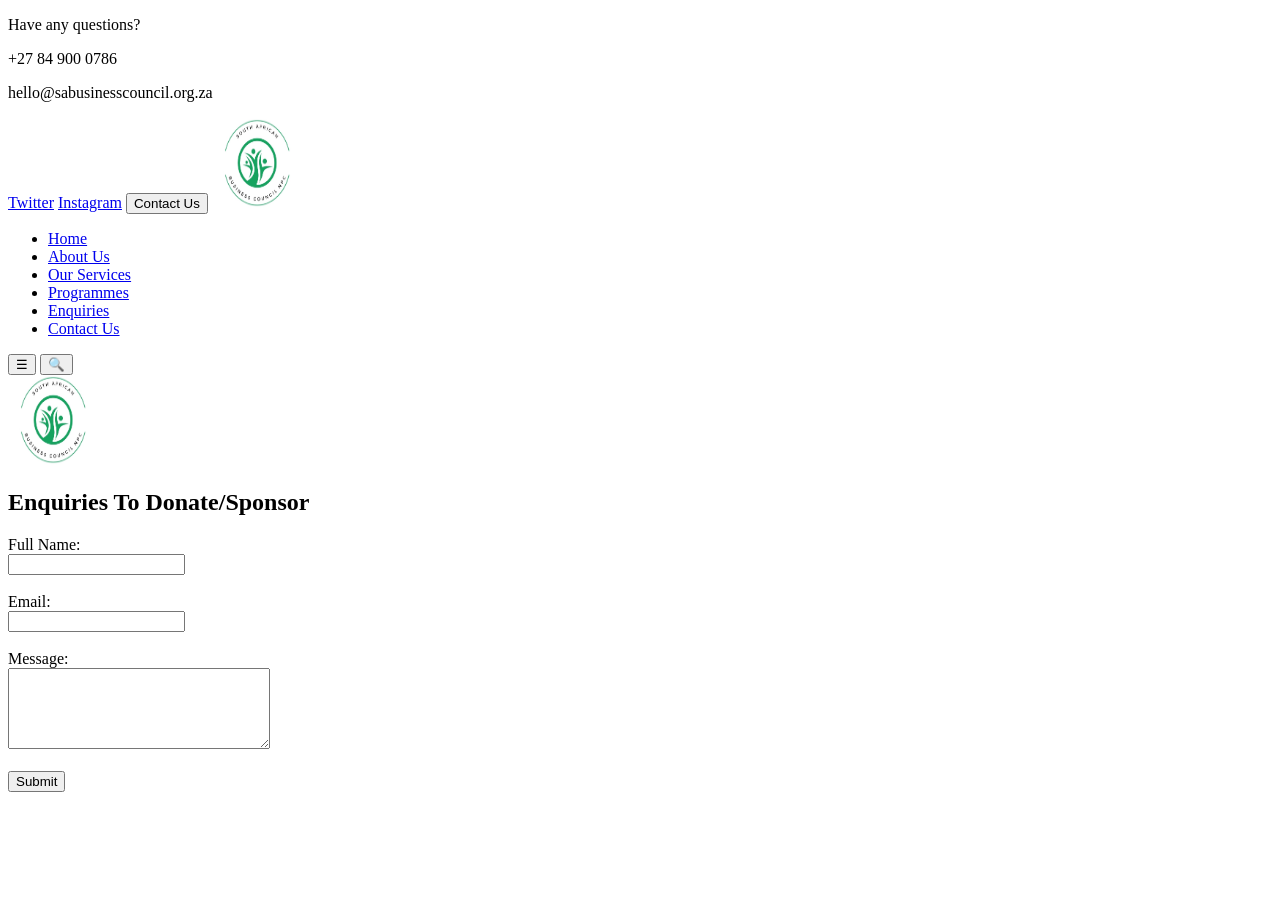
<file: Website Files/enquiry.html>
<!doctype html>
<html lang="en">
  <head>
    <meta charset="UTF-8" />
    <meta name="viewport" content="width=device-width, initial-scale=1.0" />
    <title>Document</title>
  </head>
  <body>
    <header>
      <nav>
        <!-- Contact information -->
        <p>Have any questions?</p>
        <p>+27 84 900 0786</p>
        <p>hello@sabusinesscouncil.org.za</p>

        <!-- Social media links -->
        <a href="https://x.com/SouthNpc?t=BWk1L19J-BqDo7NdvFCsKw&s=09"
          >Twitter</a
        >
        <a
          href="https://www.instagram.com/southafricanbusinesscouncil/?igshid=MzRlODBiNWFlZA%3D%3D"
          >Instagram</a
        >

        <!-- Contact button -->
        <button>Contact Us</button>

        <!-- Company logo -->
        <img src="logo.jpg" alt="logo" width="90" height="90" />

        <!-- Navigation menu -->
        <ul>
          <li><a href="index.html">Home</a></li>
          <li><a href="about.html">About Us</a></li>
          <li><a href="services.html">Our Services</a></li>
          <li><a href="programmes.html">Programmes</a></li>
          <li><a href="enquiry.html">Enquiries</a></li>
          <li><a href="contact.html">Contact Us</a></li>
        </ul>

        <!-- Menu icon -->
        <button>&#9776;</button>

        <!-- Search button -->
        <button>🔍</button>
      </nav>
    </header>
    <img src="logo.jpg" alt="logo" width="90" height="90" />
    <h2>Enquiries To Donate/Sponsor</h2>

    <!-- Enquiry Form -->
    <form>
      <label>Full Name:</label><br />
      <input type="text" name="name" /><br /><br />

      <label>Email:</label><br />
      <input type="email" name="email" /><br /><br />

      <label>Message:</label><br />
      <textarea name="message" rows="5" cols="30"></textarea><br /><br />

      <button type="submit">Submit</button>
    </form>
  </body>
</html>
</file>
<file: css/styles.css>
body {
  margin: 0;
  font-family: Arial, Helvetica, sans-serif;
  background-color: #f4f7f5;
  color: #1f2933;
}

img {
  max-width: 100%;
}

a {
  color: inherit;
}

p,
li {
  line-height: 1.6;
}

h1 {
  color: #123524;
  font-size: 44px;
  line-height: 1.2;
  margin: 0;
}

h2 {
  color: #123524;
  font-size: 32px;
}

h3 {
  color: #0f5132;
}

.top-bar {
  background-color: #0f5132;
  color: white;
  padding: 8px 7%;
  display: flex;
  justify-content: space-between;
  align-items: center;
  font-size: 13px;
}

.contact-details,
.social-links {
  display: flex;
  gap: 20px;
  flex-wrap: wrap;
}

.social-links a {
  color: #d8f3dc;
  text-decoration: none;
  font-weight: bold;
}

.social-links a:hover {
  color: white;
  text-decoration: underline;
}

.small-button,
.contact-button {
  border: 1px solid white;
  border-radius: 6px;
  padding: 6px 12px;
}

.main-nav {
  background-color: white;
  padding: 8px 7%;
  display: flex;
  justify-content: space-between;
  align-items: center;
  box-shadow: 0 3px 12px rgba(0, 0, 0, 0.08);
}

.logo img {
  width: 62px;
  height: 62px;
}

.nav-links {
  list-style: none;
  display: flex;
  gap: 24px;
  margin: 0;
  padding: 0;
  flex-wrap: wrap;
}

.nav-links a {
  color: #123524;
  text-decoration: none;
  font-size: 14px;
  font-weight: bold;
}

.nav-links a:hover,
.nav-links a:focus,
.nav-links .active {
  color: #198754;
}

.nav-links a:focus {
  outline: 2px solid #198754;
}

.btn,
button,
.social-buttons a {
  background-color: #198754;
  color: white;
  padding: 10px 18px;
  border: none;
  border-radius: 6px;
  text-decoration: none;
  font-weight: bold;
  cursor: pointer;
}

.btn:hover,
button:hover,
.social-buttons a:hover {
  background-color: #146c43;
}

.btn:focus,
button:focus,
.social-buttons a:focus {
  outline: 2px solid #198754;
}

.btn:active,
button:active,
.social-buttons a:active {
  background-color: #0f5132;
}

.secondary-btn {
  background-color: white;
  color: #0f5132;
  border: 1px solid #b8d8c4;
}

.secondary-btn:hover {
  background-color: #d8f3dc;
  color: #0f5132;
}

.hero,
.hero-section {
  background-color: #eaf4ee;
  padding: 60px 7%;
  display: flex;
  align-items: center;
  gap: 40px;
}

.hero-text,
.hero-content,
.hero > div {
  width: 55%;
}

.hero img,
.hero-section img {
  width: 45%;
  height: 300px;
  object-fit: cover;
  border-radius: 8px;
  box-shadow: 0 18px 40px rgba(18, 53, 36, 0.18);
}

.hero-card {
  background-color: white;
  border-left: 6px solid #198754;
  border-radius: 8px;
  padding: 28px;
  box-shadow: 0 12px 30px rgba(15, 81, 50, 0.12);
}

.hero-card,
.hero-card p {
  color: #1f2933;
}

.hero-subtitle,
.hero p {
  color: #425466;
  font-size: 18px;
}

.hero-actions {
  display: flex;
  gap: 12px;
  flex-wrap: wrap;
  margin-top: 28px;
}

.eyebrow {
  color: #198754;
  font-size: 13px;
  font-weight: bold;
  text-transform: uppercase;
  letter-spacing: 1px;
  margin-bottom: 10px;
}

.intro-section,
.content-section,
.about-section,
.services-section,
.packages-section,
.programmes-section,
.form-section,
.contact-section,
.map-section,
.social-section {
  padding: 56px 7%;
}

.intro-section,
.form-section,
.contact-section {
  display: flex;
  gap: 30px;
  align-items: flex-start;
}

.intro-section,
.about-section,
.services-section,
.form-section,
.map-section,
.social-section {
  background-color: white;
}

.soft-bg,
.packages-section,
.programmes-section,
.contact-section,
.mission-vision {
  background-color: #eaf4ee;
}

.section-heading {
  max-width: 760px;
  margin-bottom: 28px;
}

.highlight-card,
.value-card,
.mission-card,
.info-card,
.service-card,
.package-card,
.programme-card,
.contact-form,
.enquiry-form,
.support-table {
  background-color: white;
  border: 1px solid #d9e6dd;
  border-radius: 8px;
  box-shadow: 0 8px 24px rgba(15, 81, 50, 0.08);
}

.highlight-card {
  border-left: 6px solid #198754;
  padding: 24px;
}

.highlight-card,
.intro-section div,
.two-column > div,
.about-text,
.value-list,
.form-intro,
.enquiry-form,
.contact-form,
.info-cards {
  width: 50%;
}

.two-column,
.about-grid,
.mission-vision,
.info-grid {
  display: flex;
  gap: 24px;
}

.value-card,
.mission-card,
.info-grid article {
  padding: 22px;
}

.info-grid article {
  width: 50%;
}

.value-card {
  margin-bottom: 14px;
}

.mission-card {
  width: 50%;
}

/* Service and package cards */
.card-grid,
.service-cards,
.package-grid,
.package-cards,
.programme-grid,
.programme-cards,
.info-cards,
.footer-columns {
  display: flex;
  gap: 20px;
  flex-wrap: wrap;
}

.card-grid article,
.service-card {
  width: 18%;
  min-width: 180px;
  padding: 22px;
}

.package-grid article,
.package-card {
  width: 23%;
  min-width: 230px;
  padding: 24px;
}

.programme-grid article,
.programme-card {
  width: 23%;
  min-width: 230px;
  overflow: hidden;
}

.programme-card h3,
.programme-card p,
.programme-grid h3 {
  padding-left: 18px;
  padding-right: 18px;
}

.card-grid img,
.service-card img {
  width: 55px;
  height: 55px;
  object-fit: contain;
}

.programme-grid img,
.programme-card img {
  width: 100%;
  height: 170px;
  object-fit: cover;
}

.package-grid ul,
.package-card ul,
footer ul {
  padding-left: 20px;
}

/* Forms */
.enquiry-form,
.contact-form {
  padding: 24px;
}

.enquiry-form label,
.contact-form label {
  color: #123524;
  font-weight: bold;
}

.enquiry-form input,
.enquiry-form textarea,
.enquiry-form select,
.contact-form input,
.contact-form textarea,
.contact-form select,
.search-box input {
  width: 100%;
  padding: 12px;
  margin: 8px 0 16px;
  border: 1px solid #b8d8c4;
  border-radius: 6px;
  font-family: Arial, Helvetica, sans-serif;
}

.enquiry-form input:focus,
.enquiry-form textarea:focus,
.enquiry-form select:focus,
.contact-form input:focus,
.contact-form textarea:focus,
.contact-form select:focus,
.search-box input:focus {
  outline: 2px solid #198754;
}

.form-feedback {
  margin-top: 12px;
  font-weight: bold;
}

.error-message {
  color: #b42318;
}

.success-message {
  color: #0f5132;
}

/* Beginner-friendly accordion */
.accordion-button {
  width: 100%;
  background-color: #198754;
  color: white;
  text-align: left;
  margin-bottom: 10px;
}

.accordion-content {
  display: none;
}

.accordion-content.show {
  display: block;
}

/* Programme lightbox */
.lightbox-image {
  cursor: pointer;
}

.lightbox {
  display: none;
  position: fixed;
  inset: 0;
  background-color: rgba(18, 53, 36, 0.85);
  z-index: 10;
  align-items: center;
  justify-content: center;
  padding: 20px;
}

.lightbox.show {
  display: flex;
}

.lightbox img {
  max-width: 90%;
  max-height: 80vh;
  border-radius: 8px;
}

.lightbox button {
  position: absolute;
  top: 20px;
  right: 20px;
}

.back-to-top {
  display: block;
  margin: 24px auto 0;
}

.search-box {
  max-width: 520px;
  margin-bottom: 24px;
}

.search-box label {
  color: #123524;
  font-weight: bold;
}

.search-result {
  color: #425466;
  font-weight: bold;
}

/* Contact page */
.social-section {
  text-align: center;
}

.social-buttons {
  display: flex;
  justify-content: center;
  gap: 16px;
  flex-wrap: wrap;
}

.info-card {
  width: 45%;
  min-width: 220px;
  padding: 20px;
}

.info-card h2 {
  color: #0f5132;
  font-size: 20px;
}

.map-section iframe {
  width: 100%;
  height: 320px;
  border: 0;
  border-radius: 8px;
  box-shadow: 0 8px 24px rgba(15, 81, 50, 0.08);
}

/* Bottom table on homepage */
.support-table {
  width: 80%;
  max-width: 1050px;
  margin: 10px auto 50px;
  border-collapse: collapse;
  overflow: hidden;
}

.support-table td {
  padding: 18px 22px;
}

.support-table td:last-child {
  text-align: right;
}

/* Call to action section */
.cta {
  width: 82%;
  max-width: 1050px;
  margin: 48px auto;
  padding: 24px;
  background-color: white;
  border-left: 6px solid #198754;
  border-radius: 8px;
  display: flex;
  justify-content: space-between;
  align-items: center;
  box-shadow: 0 8px 24px rgba(15, 81, 50, 0.12);
}

.cta p {
  color: #123524;
  font-weight: bold;
}

/* Footer */
footer {
  background-color: #0f5132;
  color: white;
  padding: 24px 7%;
  text-align: center;
}

footer h3 {
  color: white;
}

footer a {
  color: #d8f3dc;
}

footer p {
  margin: 6px;
}

.footer-columns {
  text-align: left;
}

.footer-columns section {
  width: 23%;
  min-width: 200px;
}

.copyright {
  border-top: 1px solid rgba(255, 255, 255, 0.3);
  margin-top: 24px;
  padding-top: 18px;
  text-align: center;
}

/* Responsive design for smaller screens */
@media (max-width: 800px) {
  .top-bar,
  .main-nav,
  .hero,
  .hero-section,
  .intro-section,
  .two-column,
  .about-grid,
  .mission-vision,
  .info-grid,
  .form-section,
  .contact-section,
  .cta {
    flex-direction: column;
    align-items: flex-start;
  }

  .hero-text,
  .hero-content,
  .hero > div,
  .hero img,
  .hero-section img,
  .intro-section div,
  .two-column > div,
  .about-text,
  .value-list,
  .mission-card,
  .info-grid article,
  .card-grid article,
  .service-card,
  .package-grid article,
  .package-card,
  .programme-grid article,
  .programme-card,
  .form-intro,
  .enquiry-form,
  .contact-form,
  .info-cards,
  .info-card,
  .footer-columns section {
    width: 100%;
  }

  .top-bar,
  .main-nav,
  .hero,
  .hero-section,
  .intro-section,
  .content-section,
  .about-section,
  .services-section,
  .packages-section,
  .programmes-section,
  .form-section,
  .contact-section,
  .map-section,
  .social-section,
  footer {
    padding-left: 20px;
    padding-right: 20px;
  }

  h1 {
    font-size: 34px;
  }

  .hero img,
  .hero-section img {
    height: 220px;
  }

  .support-table,
  .cta {
    width: 90%;
  }

  .support-table td {
    display: block;
    text-align: left;
  }

  .support-table td:last-child {
    text-align: left;
  }
}
</file>
